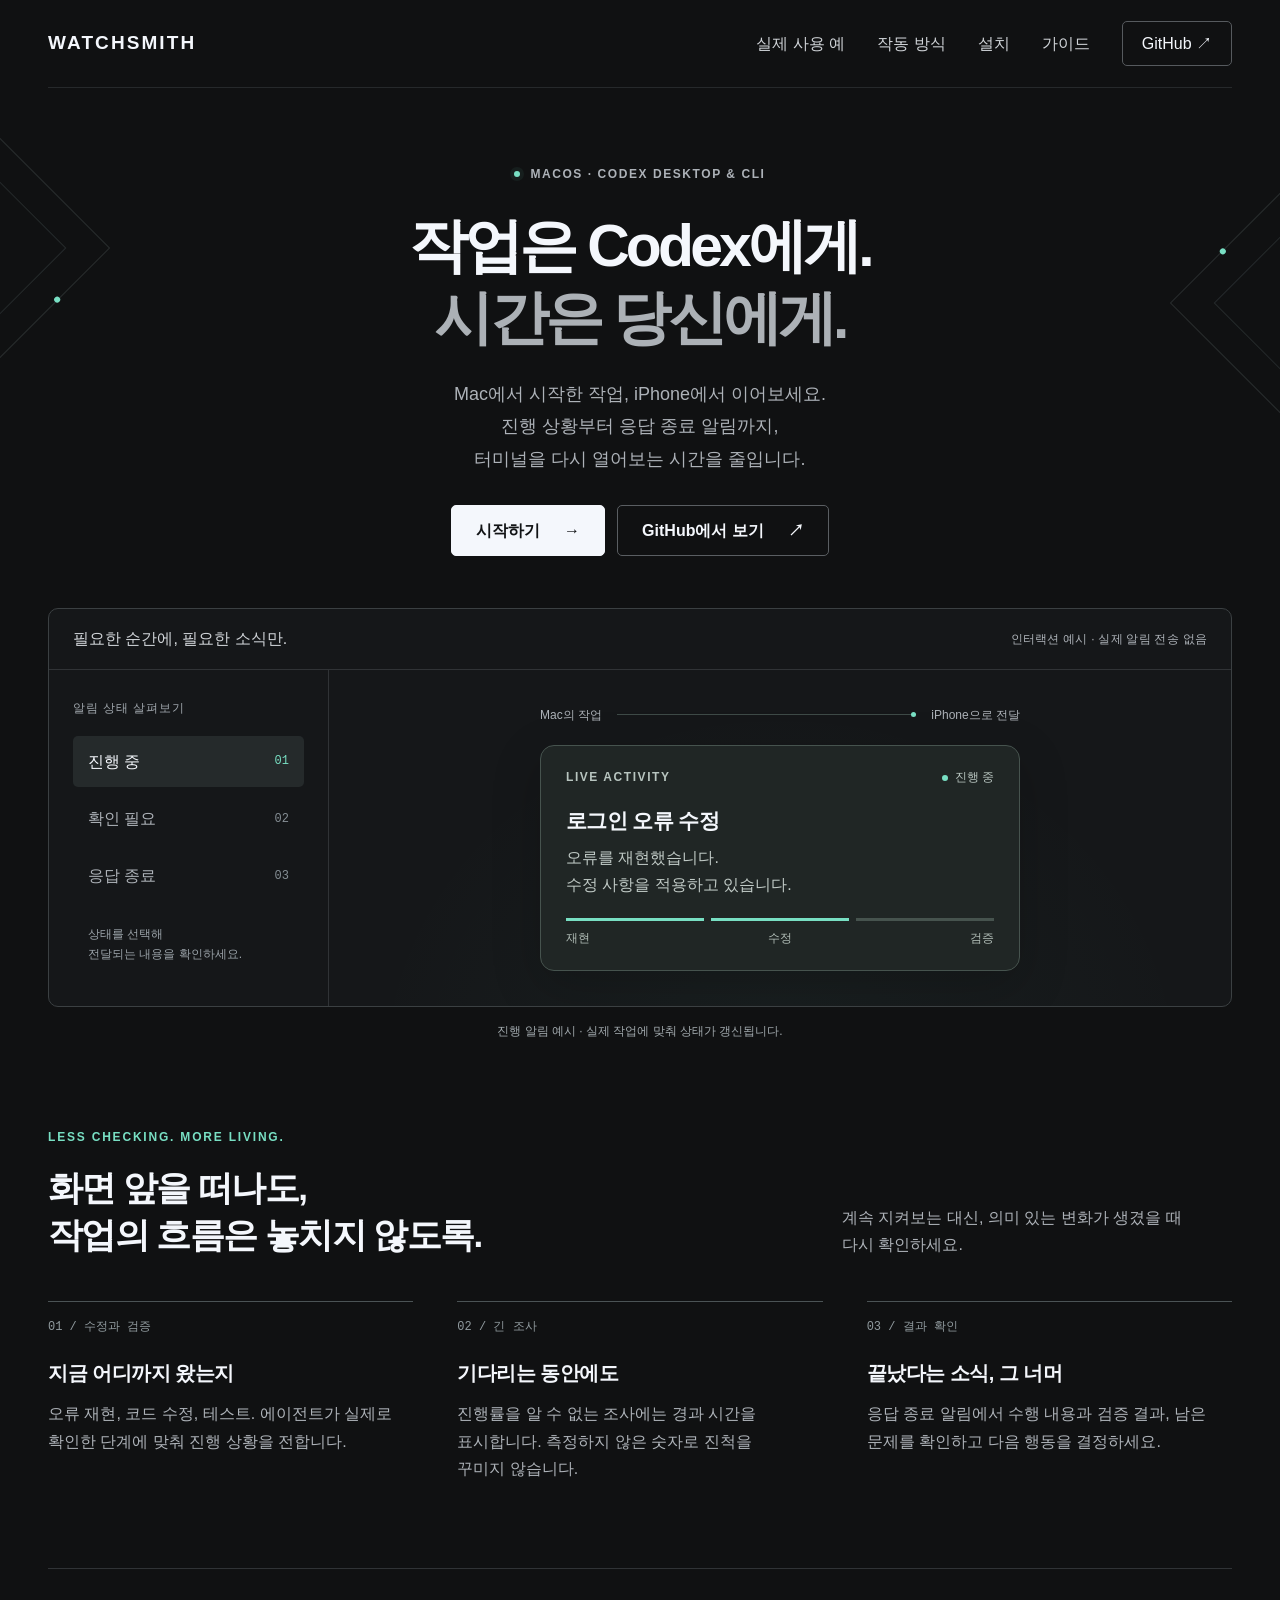
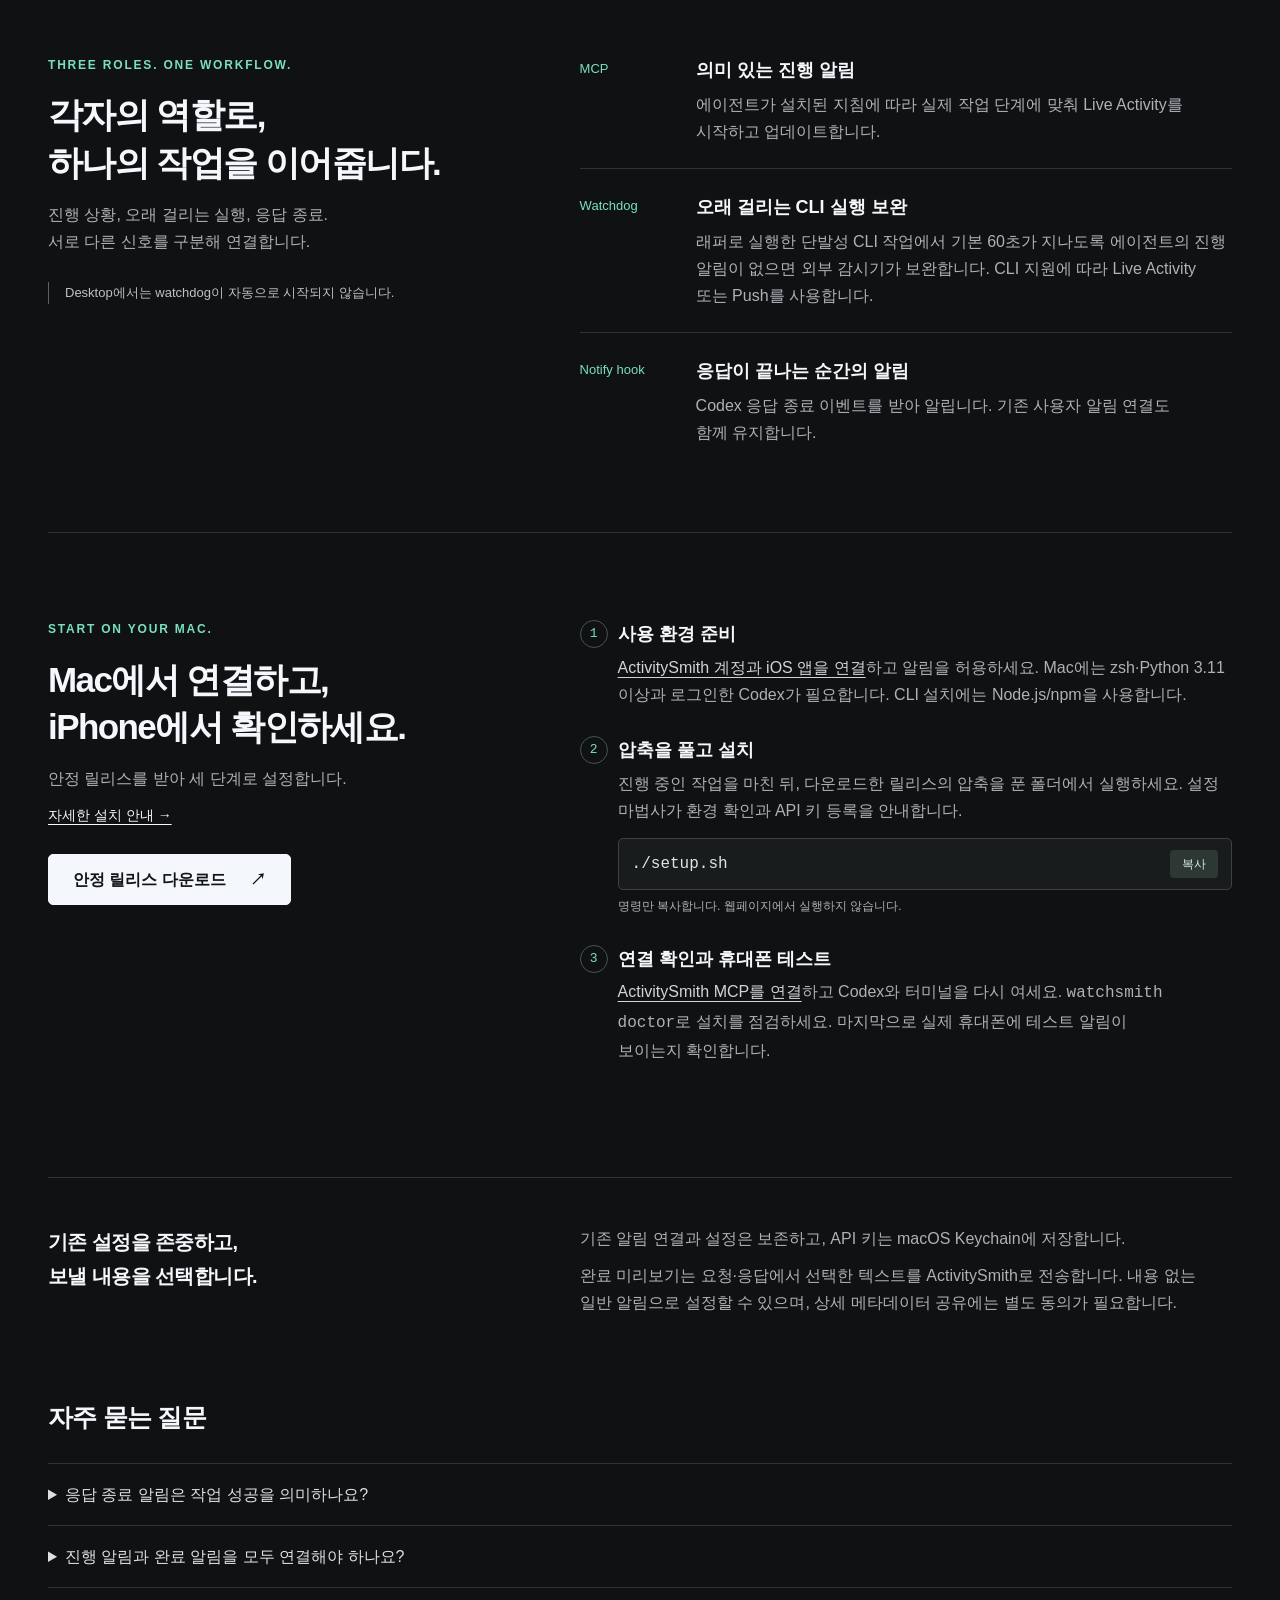
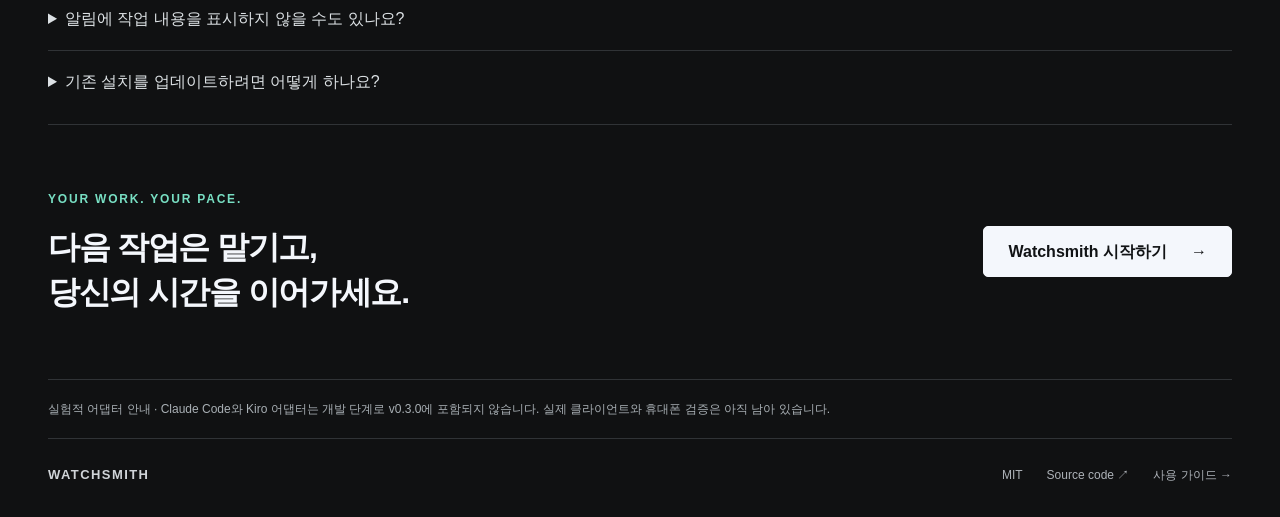
<file: landing/index.html>
<!doctype html>
<html lang="ko">
<head>
<meta charset="utf-8"><meta name="viewport" content="width=device-width, initial-scale=1">
<meta name="description" content="Codex 작업의 진행 상황과 응답 종료 알림을 iPhone에서 확인하세요. macOS용 Watchsmith의 설치 방법과 사용 예를 살펴보세요.">
<meta name="theme-color" content="#101112">
<meta property="og:title" content="Watchsmith — 작업은 Codex에게. 시간은 당신에게.">
<meta property="og:description" content="Mac에서 시작한 작업, iPhone에서 이어보세요. Codex의 진행 상황과 응답 종료 알림을 연결합니다.">
<meta property="og:type" content="website">
<title>Watchsmith — 작업은 Codex에게. 시간은 당신에게.</title>
<!-- Approved Signal direction, finalized 2026-09-28. Assumptions: no separate Watchsmith logo or real phone screenshot was supplied. Keep the repository's typographic identity. Notification UI below is an explicitly labeled local interaction example. Reinterpret Univer's centered graphite hero, precise borders, whitespace, and demonstration emphasis, without reproducing its product UI. No external assets, scripts, tracking, or notification requests. -->
<style>
:root{color-scheme:dark;--bg:#101112;--panel:#17191b;--line:#303336;--text:#f4f7fc;--muted:#adb2b8;--mint:#78dfc3;--soft:#d0d4d8}*{box-sizing:border-box}html{scroll-behavior:smooth;scroll-padding-top:36px}body{margin:0;background:var(--bg);color:var(--text);font:16px/1.7 "Apple SD Gothic Neo","Noto Sans KR","Malgun Gothic",sans-serif;word-break:keep-all}a{color:inherit;text-decoration:none}button{font:inherit;cursor:pointer}button,a,summary{touch-action:manipulation}a:focus-visible,button:focus-visible,summary:focus-visible{outline:2px solid var(--mint);outline-offset:6px}button:disabled{cursor:default}p,h1,h2,h3{margin:0}p{text-wrap:pretty}.wrap{max-width:1200px;width:calc(100% - 96px);margin:auto}.nav{height:88px;display:flex;align-items:center;justify-content:space-between;border-bottom:1px solid #26292b}.wordmark{font-size:19px;letter-spacing:.11em;font-weight:800}.nav nav{display:flex;align-items:center;gap:32px;color:var(--soft);font-size:16px}.nav nav a:hover,.footer a:hover{color:var(--mint)}.nav .navcta{padding:8px 19px;border:1px solid #565a5e;border-radius:5px;color:var(--text)}.hero{position:relative;text-align:center;padding:76px 0 52px;overflow:hidden}.eyebrow{font-size:12px;letter-spacing:.13em;font-weight:600;color:var(--muted);text-transform:uppercase;display:flex;gap:10px;align-items:center;justify-content:center}.signal{width:6px;height:6px;border-radius:50%;background:var(--mint);box-shadow:0 0 0 4px #78dfc310}.hero h1{font-size:clamp(38px,4.6vw,66px);line-height:1.22;letter-spacing:-.065em;margin:26px 0 24px;font-weight:700}.hero h1 span{color:#acb1b6}.hero .intro{color:var(--muted);font-size:18px;line-height:1.8;max-width:620px;margin:auto}.actions{display:flex;gap:12px;justify-content:center;margin-top:30px}.button{padding:11px 24px;border:1px solid #5a5e62;display:inline-flex;align-items:center;justify-content:center;gap:24px;border-radius:5px;font-size:16px;font-weight:600;background:transparent;color:var(--text);transition:background .15s,transform .15s}.button:hover{background:#272a2c;transform:translateY(-2px)}.button.primary{background:#f4f7fc;border-color:#f4f7fc;color:#111315}.button.primary:hover{background:#dfe6e8}.motif{position:absolute;top:75px;width:170px;height:170px;border:1px solid #282c2d;transform:rotate(45deg);pointer-events:none}.motif:after{content:"";position:absolute;inset:30px;border:1px solid #252a2b}.motif:before{content:"";position:absolute;width:6px;height:6px;background:var(--mint);right:-3px;top:70px;border-radius:50%}.motif.left{left:-95px}.motif.right{right:-95px;top:130px;transform:rotate(225deg)}.demo{border:1px solid #3b4042;border-radius:10px;background:#151719;overflow:hidden}.demo-head{display:flex;align-items:center;justify-content:space-between;border-bottom:1px solid var(--line);padding:16px 24px;font-size:13px;color:var(--muted)}.demo-head strong{font-weight:500;color:var(--soft);font-size:16px}.example-badge{font-size:12px;letter-spacing:.02em}.demo-body{display:grid;grid-template-columns:280px 1fr;min-height:320px}.demo-menu{padding:28px 24px;border-right:1px solid var(--line)}.menu-title{font-size:12px;letter-spacing:.08em;color:#a0a7ad;margin-bottom:18px}.stage{width:100%;display:flex;justify-content:space-between;align-items:center;border:0;background:transparent;color:var(--muted);padding:12px 15px;margin-bottom:6px;text-align:left;border-radius:5px;font-size:16px}.stage[aria-pressed=true]{background:#252a2b;color:var(--text)}.stage[aria-pressed=true] .num{color:var(--mint)}.stage:hover{background:#202527}.num{font-family:monospace;font-size:12px;color:#858e94}.local{font-size:12px;color:#9aa2a8;margin:22px 15px 0;line-height:1.7}.demo-stage{position:relative;padding:35px 50px;display:flex;flex-direction:column;justify-content:center;align-items:center;background:radial-gradient(ellipse at 50% 120%,#78dfc30b,transparent 65%)}.route{display:flex;align-items:center;gap:15px;width:100%;max-width:480px;color:var(--muted);font-size:12px;margin-bottom:20px}.route-line{height:1px;flex:1;background:#3d4946;position:relative}.route-line:after{content:"";width:5px;height:5px;position:absolute;right:0;top:-2px;background:var(--mint);border-radius:50%}.notification{width:100%;max-width:480px;border:1px solid #46534e;background:#202625;border-radius:14px;padding:21px 25px;box-shadow:0 15px 50px #00000030}.notification-head{display:flex;justify-content:space-between;align-items:center;font-size:12px;color:#b8c5c0}.notification-head strong{font-size:12px;letter-spacing:.13em;font-weight:600}.state-dot{display:inline-block;width:6px;height:6px;background:var(--mint);border-radius:50%;margin-right:7px}.notification h3{font-size:21px;letter-spacing:-.03em;margin:16px 0 5px}.notification p{font-size:16px;color:#c0cac6;line-height:1.7}.steps{display:flex;gap:7px;margin-top:20px}.step-part{height:3px;background:#46534e;flex:1}.step-part.filled{background:var(--mint)}.step-labels{display:flex;justify-content:space-between;font-size:12px;margin-top:7px;color:#b1bdb7}.demo-caption{font-size:12px;color:#a0a8ac;margin:14px 0 0;text-align:center}.section{padding:86px 0;border-bottom:1px solid var(--line)}.section-label{font-size:12px;letter-spacing:.15em;color:var(--mint);margin-bottom:16px;font-weight:600}.section h2{font-size:35px;line-height:1.35;letter-spacing:-.045em;font-weight:600}.section-intro{color:var(--muted);margin-top:15px;max-width:550px}.use-heading{display:flex;justify-content:space-between;align-items:flex-end;gap:30px}.use-heading .section-intro{max-width:390px}.uses{display:grid;grid-template-columns:repeat(3,1fr);gap:44px;margin-top:43px}.use-no{font-size:12px;color:#919b9f;font-family:monospace;padding-top:15px;border-top:1px solid #4b5355;margin-bottom:19px}.uses h3{font-size:20px;letter-spacing:-.025em;font-weight:600;margin-bottom:10px}.uses p{font-size:16px;color:var(--muted)}.mechanism{display:grid;grid-template-columns:.88fr 1.3fr;gap:90px}.systems{display:grid;gap:0}.system{display:grid;grid-template-columns:90px 1fr;gap:26px;border-bottom:1px solid var(--line);padding:23px 0}.system:first-child{padding-top:0}.system:last-child{border:0;padding-bottom:0}.system-kind{font-size:13px;color:var(--mint);padding-top:3px}.system h3{font-size:18px;font-weight:600;margin-bottom:5px}.system p{font-size:16px;color:var(--muted)}.desktop-note{font-size:13px;color:#bbc1c5;border-left:1px solid #596462;padding-left:16px;margin-top:27px}.setup{display:grid;grid-template-columns:.88fr 1.3fr;gap:90px}.install-steps{counter-reset:setup}.install-step{position:relative;padding:0 0 27px 38px}.install-step:before{counter-increment:setup;content:counter(setup);position:absolute;left:0;top:1px;color:var(--mint);font:13px/26px monospace;border:1px solid #455650;border-radius:50%;height:26px;width:26px;text-align:center}.install-step h3{font-size:18px;margin-bottom:4px;font-weight:600}.install-step p{font-size:16px;color:var(--muted)}.install-step a{text-decoration:underline;text-underline-offset:4px;color:var(--soft)}.command{display:flex;justify-content:space-between;align-items:center;border:1px solid #3a4243;background:#181c1c;border-radius:5px;margin-top:14px;padding:11px 13px;gap:16px}.command code{font-size:16px;color:#dae9e2}.copy{border:0;background:#2d3733;color:#d6e9df;border-radius:4px;padding:4px 12px;font-size:12px}.command-note{font-size:12px!important;margin-top:6px}.setup .button{margin-top:26px}.privacy{display:grid;grid-template-columns:.88fr 1.3fr;gap:90px;padding:47px 0}.privacy h2{font-size:20px;letter-spacing:-.03em;font-weight:600}.privacy p{font-size:16px;color:var(--muted)}.privacy p+p{margin-top:10px}details{border-top:1px solid var(--line);padding:17px 0;font-size:16px}summary{cursor:pointer;color:#dce1e4}details p{padding:12px 0 0;max-width:800px;color:var(--muted)}.experimental{font-size:12px;line-height:1.7;color:#a9b0b5;border-top:1px solid var(--line);padding:19px 0}.footer{border-top:1px solid var(--line);padding:25px 0 35px;display:flex;justify-content:space-between;align-items:center;color:var(--muted);font-size:12px}.footer .wordmark{font-size:13px;color:var(--soft)}.footer-links{display:flex;gap:24px}.skip{position:absolute;left:-999px;top:10px;padding:10px;background:white;color:black;z-index:10}.skip:focus{left:10px}@media(min-width:1500px){.motif.left{left:calc(50% - 790px)}.motif.right{right:calc(50% - 790px)}}@media(max-width:900px){.wrap{width:calc(100% - 48px)}.nav nav{gap:18px}.demo-body{grid-template-columns:220px 1fr}.demo-stage{padding:30px}.mechanism,.setup,.privacy{gap:44px;grid-template-columns:.8fr 1.2fr}.uses{gap:24px}.hero h1{font-size:54px}.hero{padding-top:60px}.use-heading{align-items:flex-start;flex-direction:column;gap:0}}@media(max-width:620px){.wrap{width:calc(100% - 36px)}.nav{height:70px}.nav nav{gap:0}.nav nav a:not(.navcta){display:none}.nav .navcta{font-size:12px;padding:6px 14px}.wordmark{font-size:16px}.hero{padding:55px 0 38px}.hero h1{font-size:39px;line-height:1.3;letter-spacing:-.065em;margin:25px 0 20px}.hero .intro{font-size:16px;padding:0 17px}.eyebrow{font-size:12px;letter-spacing:.08em}.hero .intro br{display:none}.actions{gap:8px;margin-top:25px}.button{padding:10px 17px;font-size:13px;gap:15px}.motif{display:none}.demo-head{padding:13px 16px;align-items:flex-start;gap:10px}.demo-head strong{font-size:12px}.example-badge{font-size:12px;text-align:right;max-width:150px}.demo-body{display:flex;flex-direction:column;min-height:0}.demo-menu{padding:12px;border-right:0;border-bottom:1px solid var(--line);display:flex;gap:4px}.menu-title,.local,.stage .num{display:none}.stage{font-size:12px;text-align:center;justify-content:center;padding:8px 7px;margin:0}.demo-stage{padding:22px 17px 25px}.route{font-size:12px;gap:10px;margin-bottom:16px}.notification{padding:17px 18px;border-radius:10px}.notification h3{font-size:20px;margin-top:14px}.notification p{font-size:16px}.notification-head{font-size:12px}.notification-head strong{font-size:12px}.demo-caption{font-size:12px;margin:11px 10px 0}.section{padding:54px 0}.section h2{font-size:29px}.section-intro{font-size:16px}.uses{grid-template-columns:1fr;gap:27px;margin-top:30px}.use-no{margin-bottom:12px}.uses h3{font-size:20px}.mechanism,.setup,.privacy{grid-template-columns:1fr;gap:31px}.system{grid-template-columns:72px 1fr;gap:15px;padding:20px 0}.system p{font-size:16px}.system-kind{font-size:12px}.section-label{font-size:12px;margin-bottom:13px}.setup .button{margin-top:19px}.privacy{padding:34px 0;gap:14px}.install-step{padding-left:37px}.footer{align-items:flex-start;gap:16px;flex-direction:column}.footer-links{gap:22px}.experimental{font-size:12px}.desktop-note{font-size:13px}}@media(prefers-reduced-motion:reduce){html{scroll-behavior:auto}*,*:before,*:after{transition:none!important;animation:none!important}}

.menu-toggle{display:none}.text-link{color:var(--text);text-decoration:underline;text-underline-offset:4px}.section-intro .text-link{display:block;margin-top:12px;font-size:14px}.closing{display:flex;align-items:center;justify-content:space-between;gap:30px;border-top:1px solid var(--line);padding:64px 0}.closing h2{font-size:32px;line-height:1.4;letter-spacing:-.04em}.notification{min-height:210px}.notification[data-mode="complete"]{border-color:#66857a}.notification[data-mode="blocked"]{border-color:#8b775b}code{overflow-wrap:anywhere}[hidden]{display:none!important}
@media(max-width:620px){.nav{position:relative}.menu-toggle{display:flex;align-items:center;gap:20px;border:1px solid #565a5e;border-radius:5px;background:transparent;color:var(--text);padding:8px 13px;font-size:14px;min-height:44px}.nav nav{display:none;position:absolute;z-index:5;top:63px;right:0;min-width:210px;background:#1b1e20;border:1px solid #454b4d;border-radius:8px;padding:10px;box-shadow:0 18px 50px #0008}.nav nav[data-open="true"]{display:flex;flex-direction:column;align-items:stretch;gap:0}.nav nav a:not(.navcta){display:block}.nav nav a,.nav .navcta{padding:12px 15px;font-size:15px;border:0}.stage{min-height:44px;font-size:14px}.copy{min-height:44px;min-width:60px;font-size:14px}.closing{flex-direction:column;align-items:flex-start;padding:44px 0}.closing h2{font-size:28px}.hero h1{font-size:clamp(31px,9.7vw,39px)}.notification{min-height:210px}.button{min-height:44px}.footer-links a{padding:10px 0}.hero .intro{padding:0}.example-badge{font-size:12px}.demo-head{flex-wrap:wrap}.example-badge{max-width:none}}
.faq-title{font-size:25px;letter-spacing:-.03em;margin:12px 0 25px}#faq{padding:20px 0 12px}#faq .text-link{display:block;width:fit-content;margin-top:12px}
</style>
</head>
<body id="top">
<a class="skip" href="#main">본문으로 건너뛰기</a>
<header class="wrap nav"><a class="wordmark" href="#top" aria-label="Watchsmith 홈">WATCHSMITH</a><button class="menu-toggle" aria-expanded="false" aria-controls="primary-nav">메뉴 <span aria-hidden="true">＋</span></button><nav id="primary-nav" aria-label="주 메뉴"><a href="#usecases">실제 사용 예</a><a href="#how">작동 방식</a><a href="#setup">설치</a><a href="guides/index.html">가이드</a><a class="navcta" href="https://github.com/GrooshBene/codex-watchsmith">GitHub ↗</a></nav></header>
<main id="main">
<section class="hero" aria-labelledby="hero-title"><div class="motif left" aria-hidden="true"></div><div class="motif right" aria-hidden="true"></div><div class="wrap"><div class="eyebrow"><i class="signal" aria-hidden="true"></i> macOS · Codex Desktop &amp; CLI</div><h1 id="hero-title">작업은 Codex에게.<br><span>시간은 당신에게.</span></h1><p class="intro">Mac에서 시작한 작업, iPhone에서 이어보세요.<br>진행 상황부터 응답 종료 알림까지,<br>터미널을 다시 열어보는 시간을 줄입니다.</p><div class="actions"><a class="button primary" href="#setup">시작하기 <span aria-hidden="true">→</span></a><a class="button" href="https://github.com/GrooshBene/codex-watchsmith">GitHub에서 보기 <span aria-hidden="true">↗</span></a></div></div></section>
<div class="wrap">
<section class="demo" aria-label="알림 상태 인터랙션 예시"><div class="demo-head"><strong>필요한 순간에, 필요한 소식만.</strong><span class="example-badge">인터랙션 예시 · 실제 알림 전송 없음</span></div><div class="demo-body"><div class="demo-menu"><div class="menu-title">알림 상태 살펴보기</div><button class="stage" aria-pressed="true" data-state="progress">진행 중 <span class="num">01</span></button><button class="stage" aria-pressed="false" data-state="blocked">확인 필요 <span class="num">02</span></button><button class="stage" aria-pressed="false" data-state="complete">응답 종료 <span class="num">03</span></button><p class="local">상태를 선택해<br>전달되는 내용을 확인하세요.</p></div><div class="demo-stage"><div class="route"><span>Mac의 작업</span><span class="route-line" aria-hidden="true"></span><span>iPhone으로 전달</span></div><div class="notification" aria-live="polite" aria-atomic="true"><div class="notification-head"><strong id="sample-kind">LIVE ACTIVITY</strong><span id="status"><i class="state-dot" aria-hidden="true"></i>진행 중</span></div><h3>로그인 오류 수정</h3><p id="sample-text">오류를 재현했습니다.<br>수정 사항을 적용하고 있습니다.</p><div class="steps" aria-hidden="true"><div class="step-part filled"></div><div class="step-part filled"></div><div class="step-part"></div></div><div class="step-labels"><span>재현</span><span>수정</span><span>검증</span></div></div></div></div></section><p class="demo-caption" id="sample-caption">진행 알림 예시 · 실제 작업에 맞춰 상태가 갱신됩니다.</p><noscript><p class="demo-caption">알림 상태 전환과 명령 복사에는 JavaScript가 필요합니다. 설치 안내와 문서는 그대로 볼 수 있습니다.</p></noscript>
<section class="section" id="usecases"><div class="use-heading"><div><div class="section-label">LESS CHECKING. MORE LIVING.</div><h2>화면 앞을 떠나도,<br>작업의 흐름은 놓치지 않도록.</h2></div><p class="section-intro">계속 지켜보는 대신, 의미 있는 변화가 생겼을 때 다시 확인하세요.</p></div><div class="uses"><article><div class="use-no">01 / 수정과 검증</div><h3>지금 어디까지 왔는지</h3><p>오류 재현, 코드 수정, 테스트. 에이전트가 실제로 확인한 단계에 맞춰 진행 상황을 전합니다.</p></article><article><div class="use-no">02 / 긴 조사</div><h3>기다리는 동안에도</h3><p>진행률을 알 수 없는 조사에는 경과 시간을 표시합니다. 측정하지 않은 숫자로 진척을 꾸미지 않습니다.</p></article><article><div class="use-no">03 / 결과 확인</div><h3>끝났다는 소식, 그 너머</h3><p>응답 종료 알림에서 수행 내용과 검증 결과, 남은 문제를 확인하고 다음 행동을 결정하세요.</p></article></div></section>
<section class="section mechanism" id="how"><div><div class="section-label">THREE ROLES. ONE WORKFLOW.</div><h2>각자의 역할로,<br>하나의 작업을 이어줍니다.</h2><p class="section-intro">진행 상황, 오래 걸리는 실행, 응답 종료.<br>서로 다른 신호를 구분해 연결합니다.</p><p class="desktop-note">Desktop에서는 watchdog이 자동으로 시작되지 않습니다.</p></div><div class="systems"><article class="system"><div class="system-kind">MCP</div><div><h3>의미 있는 진행 알림</h3><p>에이전트가 설치된 지침에 따라 실제 작업 단계에 맞춰 Live Activity를 시작하고 업데이트합니다.</p></div></article><article class="system"><div class="system-kind">Watchdog</div><div><h3>오래 걸리는 CLI 실행 보완</h3><p>래퍼로 실행한 단발성 CLI 작업에서 기본 60초가 지나도록 에이전트의 진행 알림이 없으면 외부 감시기가 보완합니다. CLI 지원에 따라 Live Activity 또는 Push를 사용합니다.</p></div></article><article class="system"><div class="system-kind">Notify hook</div><div><h3>응답이 끝나는 순간의 알림</h3><p>Codex 응답 종료 이벤트를 받아 알립니다. 기존 사용자 알림 연결도 함께 유지합니다.</p></div></article></div></section>
<section class="section setup" id="setup"><div><div class="section-label">START ON YOUR MAC.</div><h2>Mac에서 연결하고,<br>iPhone에서 확인하세요.</h2><p class="section-intro">안정 릴리스를 받아 세 단계로 설정합니다. <a class="text-link" href="guides/setup.html">자세한 설치 안내 →</a></p><a class="button primary" href="https://github.com/GrooshBene/codex-watchsmith/releases/latest">안정 릴리스 다운로드 <span aria-hidden="true">↗</span></a></div><div class="install-steps"><article class="install-step"><h3>사용 환경 준비</h3><p><a href="https://activitysmith.com/quickstart">ActivitySmith 계정과 iOS 앱을 연결</a>하고 알림을 허용하세요. Mac에는 zsh·Python 3.11 이상과 로그인한 Codex가 필요합니다. CLI 설치에는 Node.js/npm을 사용합니다.</p></article><article class="install-step"><h3>압축을 풀고 설치</h3><p>진행 중인 작업을 마친 뒤, 다운로드한 릴리스의 압축을 푼 폴더에서 실행하세요. 설정 마법사가 환경 확인과 API 키 등록을 안내합니다.</p><div class="command"><code>./setup.sh</code><button class="copy" id="copy" aria-label="설치 명령 복사">복사</button></div><p class="command-note" id="copy-status" aria-live="polite">명령만 복사합니다. 웹페이지에서 실행하지 않습니다.</p></article><article class="install-step"><h3>연결 확인과 휴대폰 테스트</h3><p><a href="https://activitysmith.com/integrations/mcp-server">ActivitySmith MCP를 연결</a>하고 Codex와 터미널을 다시 여세요. <code>watchsmith doctor</code>로 설치를 점검하세요. 마지막으로 실제 휴대폰에 테스트 알림이 보이는지 확인합니다.</p></article></div></section>
<section class="privacy" aria-labelledby="privacy-title"><h2 id="privacy-title">기존 설정을 존중하고,<br>보낼 내용을 선택합니다.</h2><div><p>기존 알림 연결과 설정은 보존하고, API 키는 macOS Keychain에 저장합니다.</p><p>완료 미리보기는 요청·응답에서 선택한 텍스트를 ActivitySmith로 전송합니다. 내용 없는 일반 알림으로 설정할 수 있으며, 상세 메타데이터 공유에는 별도 동의가 필요합니다.</p></div></section>
<section id="faq" aria-labelledby="faq-title"><h2 id="faq-title" class="faq-title">자주 묻는 질문</h2><details><summary>응답 종료 알림은 작업 성공을 의미하나요?</summary><p>아닙니다. 응답 종료는 에이전트의 이번 응답이 끝났다는 뜻입니다. 작업 성공 여부는 실제 검증 결과와 남은 문제를 함께 확인해야 합니다. 서버가 알림 전송을 수락했다는 사실도 휴대폰 화면에 표시됐다는 증거는 아닙니다. <a class="text-link" href="guides/notifications.html#meaning">응답 종료와 작업 성공 알아보기 →</a></p></details>
<details><summary>진행 알림과 완료 알림을 모두 연결해야 하나요?</summary><p>진행 상황은 ActivitySmith MCP로, 완료 Push와 CLI 감시는 API 키로 연결합니다. 두 인증은 별개입니다. MCP 없이도 완료 Push와 CLI 감시는 사용할 수 있습니다. <a class="text-link" href="guides/setup.html#connections">연결 방식과 설정 순서 →</a></p></details>
<details><summary>알림에 작업 내용을 표시하지 않을 수도 있나요?</summary><p>가능합니다. 완료 알림을 보내는 실행 환경에 <code>WATCHSMITH_COMPLETION_PREVIEW=0</code>을 설정하면 내용 없는 일반 알림을 보냅니다. <a class="text-link" href="guides/notifications.html#neutral">공유 범위와 설정 방법 →</a></p></details>
<details><summary>기존 설치를 업데이트하려면 어떻게 하나요?</summary><p><code>watchsmith update --check</code>로 먼저 확인하세요. 진행 중인 작업을 마치고 영향을 받는 클라이언트를 닫은 뒤 업데이트합니다. <a class="text-link" href="guides/updates.html">업데이트·복구 안내 →</a></p></details>
</section><section class="closing" aria-labelledby="closing-title"><div><p class="section-label">YOUR WORK. YOUR PACE.</p><h2 id="closing-title">다음 작업은 맡기고,<br>당신의 시간을 이어가세요.</h2></div><a class="button primary" href="#setup">Watchsmith 시작하기 <span aria-hidden="true">→</span></a></section>
<p class="experimental">실험적 어댑터 안내 · Claude Code와 Kiro 어댑터는 개발 단계로 v0.3.0에 포함되지 않습니다. 실제 클라이언트와 휴대폰 검증은 아직 남아 있습니다.</p>
<footer class="footer"><a class="wordmark" href="#top">WATCHSMITH</a><div class="footer-links"><a href="https://github.com/GrooshBene/codex-watchsmith/blob/main/LICENSE">MIT</a><a href="https://github.com/GrooshBene/codex-watchsmith">Source code ↗</a><a href="guides/index.html">사용 가이드 →</a></div></footer>
</div></main>
<script>
const states={progress:{status:'진행 중',text:'오류를 재현했습니다.<br>수정 사항을 적용하고 있습니다.',color:'#78dfc3',steps:2},blocked:{status:'확인 필요',text:'패키지 저장소에 연결할 수 없어<br>검증을 진행하지 못했습니다.',color:'#efc078',steps:2},complete:{status:'응답 종료',text:'테스트 12개 통과 (예시 수치).<br>배포는 수행하지 않았습니다.',color:'#78dfc3',steps:3}};
document.querySelectorAll('.stage').forEach(button=>button.addEventListener('click',()=>{const mode=button.dataset.state;const state=states[mode];document.querySelector('.notification').dataset.mode=mode;document.getElementById('sample-kind').textContent=mode==='complete'?'COMPLETION PUSH':'LIVE ACTIVITY';document.querySelector('.steps').hidden=mode==='complete';document.querySelector('.step-labels').hidden=mode==='complete';document.getElementById('sample-caption').textContent=mode==='complete'?'종료 Push 예시 · 응답 종료와 작업 성공은 다릅니다.':mode==='blocked'?'확인 필요 예시 · 기존 진행 카드의 상태를 갱신합니다.':'진행 알림 예시 · 실제 작업에 맞춰 상태가 갱신됩니다.';document.querySelectorAll('.stage').forEach(b=>b.setAttribute('aria-pressed',String(b===button)));document.getElementById('status').innerHTML='<i class="state-dot" aria-hidden="true" style="background:'+state.color+'"></i>'+state.status;document.getElementById('sample-text').innerHTML=state.text;document.querySelectorAll('.step-part').forEach((s,i)=>{s.classList.toggle('filled',i<state.steps);s.style.background=i<state.steps?state.color:''});}));
document.getElementById('copy').addEventListener('click',async()=>{let success=false;try{await navigator.clipboard.writeText('./setup.sh');success=true}catch(e){const input=document.createElement('textarea');input.value='./setup.sh';input.style.position='fixed';input.style.opacity='0';document.body.appendChild(input);input.select();try{success=document.execCommand('copy')}catch(ignore){}input.remove()}document.getElementById('copy').textContent=success?'복사됨':'다시 복사';document.getElementById('copy-status').textContent=success?'복사했습니다. 압축을 푼 릴리스 디렉터리에서 실행하세요.':'자동 복사가 지원되지 않습니다. 위의 명령을 직접 선택해 복사하세요.'});

const menuButton=document.querySelector('.menu-toggle');const primaryNav=document.getElementById('primary-nav');
function closeMenu(){menuButton.setAttribute('aria-expanded','false');primaryNav.dataset.open='false'}
menuButton.addEventListener('click',()=>{const open=menuButton.getAttribute('aria-expanded')!=='true';menuButton.setAttribute('aria-expanded',String(open));primaryNav.dataset.open=String(open)});
primaryNav.addEventListener('click',event=>{if(event.target.closest('a'))closeMenu()});
document.addEventListener('keydown',event=>{if(event.key==='Escape'&&menuButton.getAttribute('aria-expanded')==='true'){closeMenu();menuButton.focus()}});
document.addEventListener('click',event=>{if(!event.target.closest('.nav'))closeMenu()});
</script>
</body>
</html>
</file>
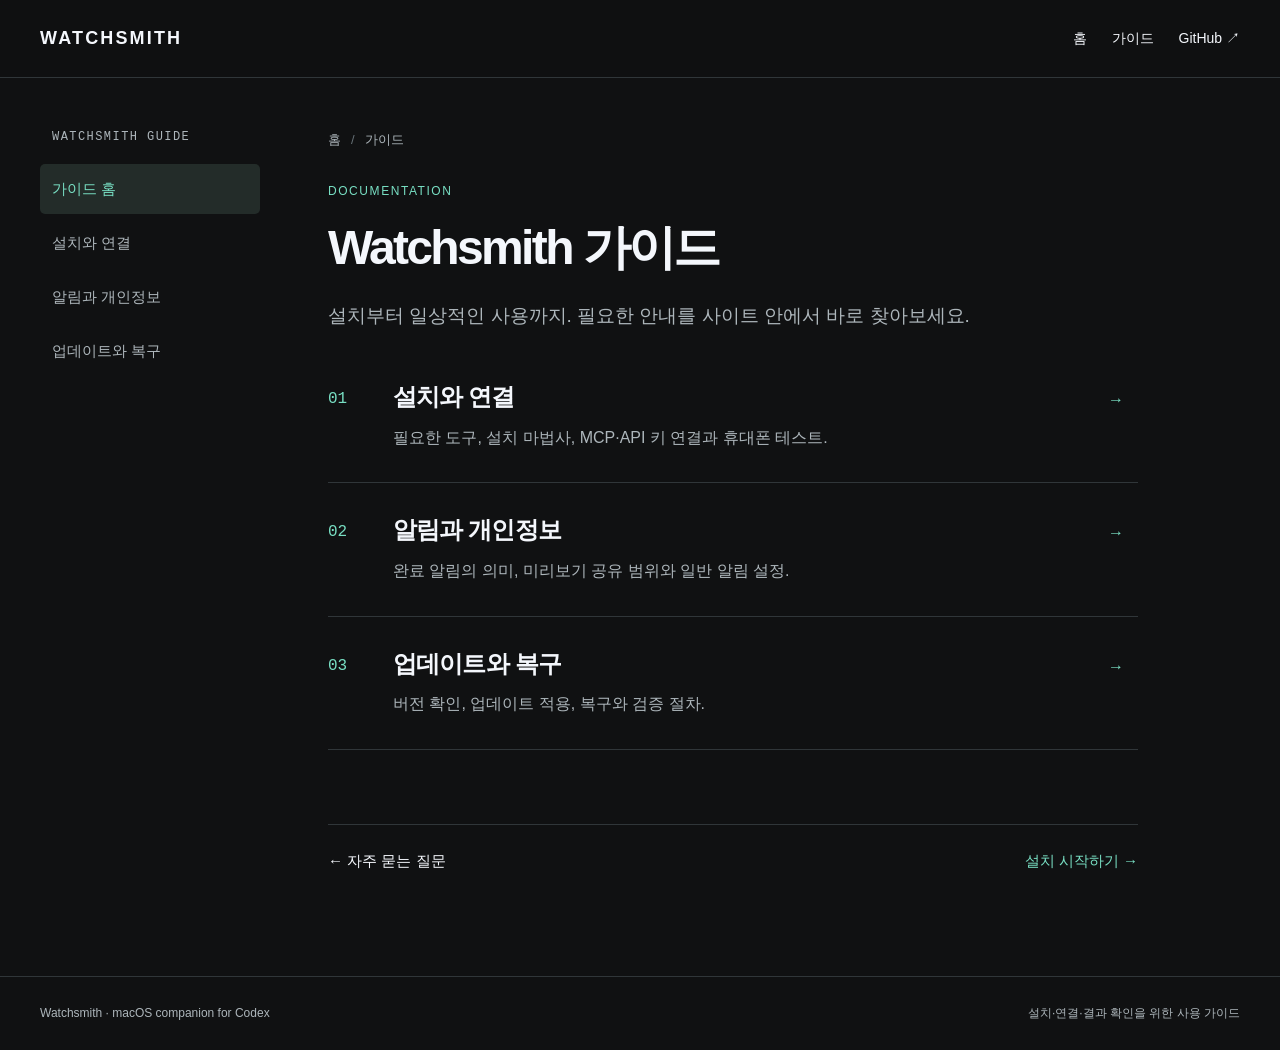
<file: landing/guides/index.html>
<!doctype html><html lang="ko"><head><meta charset="utf-8"><meta name="viewport" content="width=device-width,initial-scale=1"><meta name="theme-color" content="#101112"><meta name="description" content="설치부터 일상적인 사용까지. 필요한 안내를 사이트 안에서 바로 찾아보세요."><title>Watchsmith 가이드 — Watchsmith</title><link rel="stylesheet" href="guide.css"><script src="guide.js" defer></script></head><body><a class="skip" href="#content">본문으로 건너뛰기</a><header class="top"><div class="top-inner"><a class="brand" href="../index.html">WATCHSMITH</a><nav aria-label="주 메뉴"><a href="../index.html">홈</a><a href="index.html">가이드</a><a class="source" href="https://github.com/GrooshBene/codex-watchsmith">GitHub ↗</a></nav></div></header><div class="layout"><aside class="sidebar"><p>WATCHSMITH GUIDE</p><nav aria-label="가이드 목록"><a href="index.html" aria-current="page">가이드 홈</a><a href="setup.html">설치와 연결</a><a href="notifications.html">알림과 개인정보</a><a href="updates.html">업데이트와 복구</a></nav></aside><main class="article" id="content"><details class="mobile-nav"><summary>가이드 메뉴</summary><nav aria-label="모바일 가이드 목록"><a href="index.html" aria-current="page">가이드 홈</a><a href="setup.html">설치와 연결</a><a href="notifications.html">알림과 개인정보</a><a href="updates.html">업데이트와 복구</a></nav></details><div class="crumb"><a href="../index.html">홈</a><span>/</span><a href="index.html">가이드</a></div><p class="kicker">DOCUMENTATION</p><h1>Watchsmith 가이드</h1><p class="lead">설치부터 일상적인 사용까지. 필요한 안내를 사이트 안에서 바로 찾아보세요.</p><div class="guides-list"><a class="guide-card" href="setup.html"><span class="number">01</span><div><h2>설치와 연결</h2><p>필요한 도구, 설치 마법사, MCP·API 키 연결과 휴대폰 테스트.</p></div><span class="arrow" aria-hidden="true">→</span></a><a class="guide-card" href="notifications.html"><span class="number">02</span><div><h2>알림과 개인정보</h2><p>완료 알림의 의미, 미리보기 공유 범위와 일반 알림 설정.</p></div><span class="arrow" aria-hidden="true">→</span></a><a class="guide-card" href="updates.html"><span class="number">03</span><div><h2>업데이트와 복구</h2><p>버전 확인, 업데이트 적용, 복구와 검증 절차.</p></div><span class="arrow" aria-hidden="true">→</span></a></div><p class="copy-feedback" id="copy-feedback" role="status"></p><nav class="next" aria-label="다음 안내"><a href="../index.html#faq">← 자주 묻는 질문</a><a href="setup.html">설치 시작하기 →</a></nav></main></div><footer><span>Watchsmith · macOS companion for Codex</span><span>설치·연결·결과 확인을 위한 사용 가이드</span></footer></body></html>
</file>
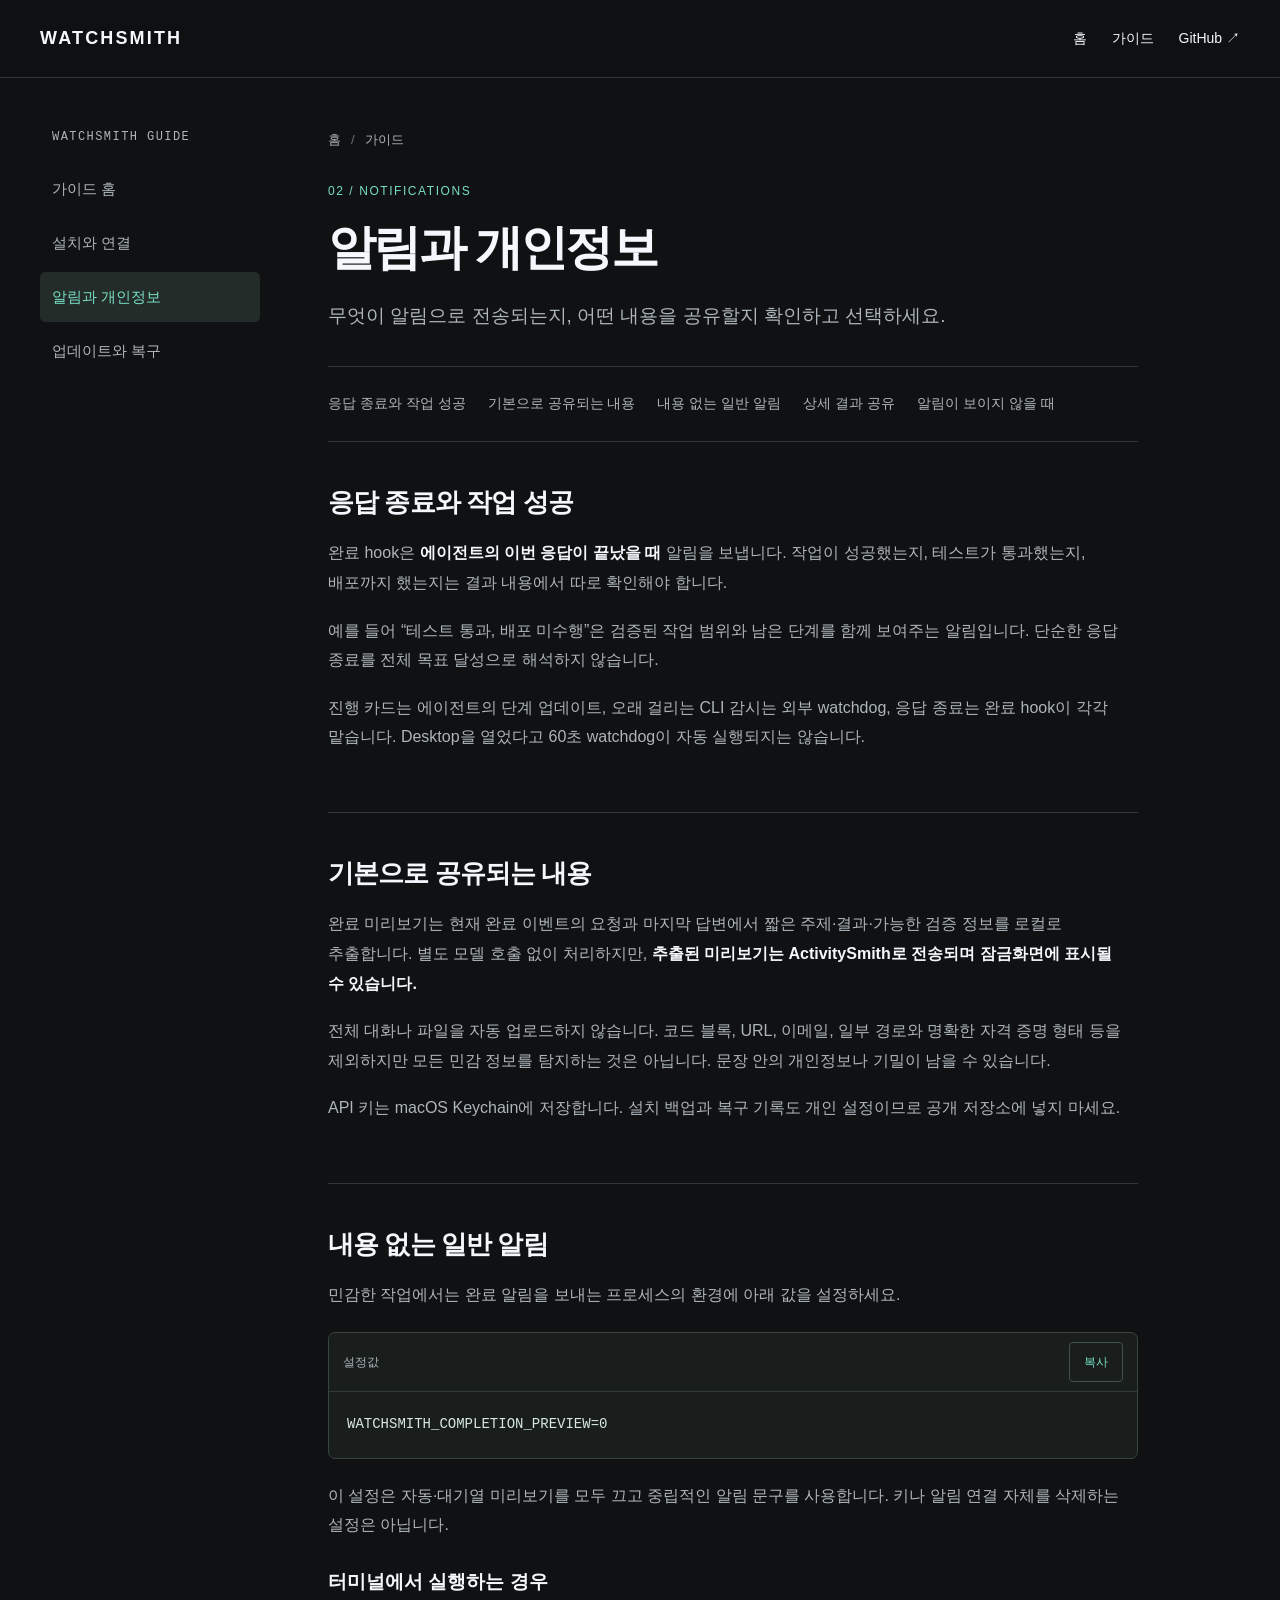
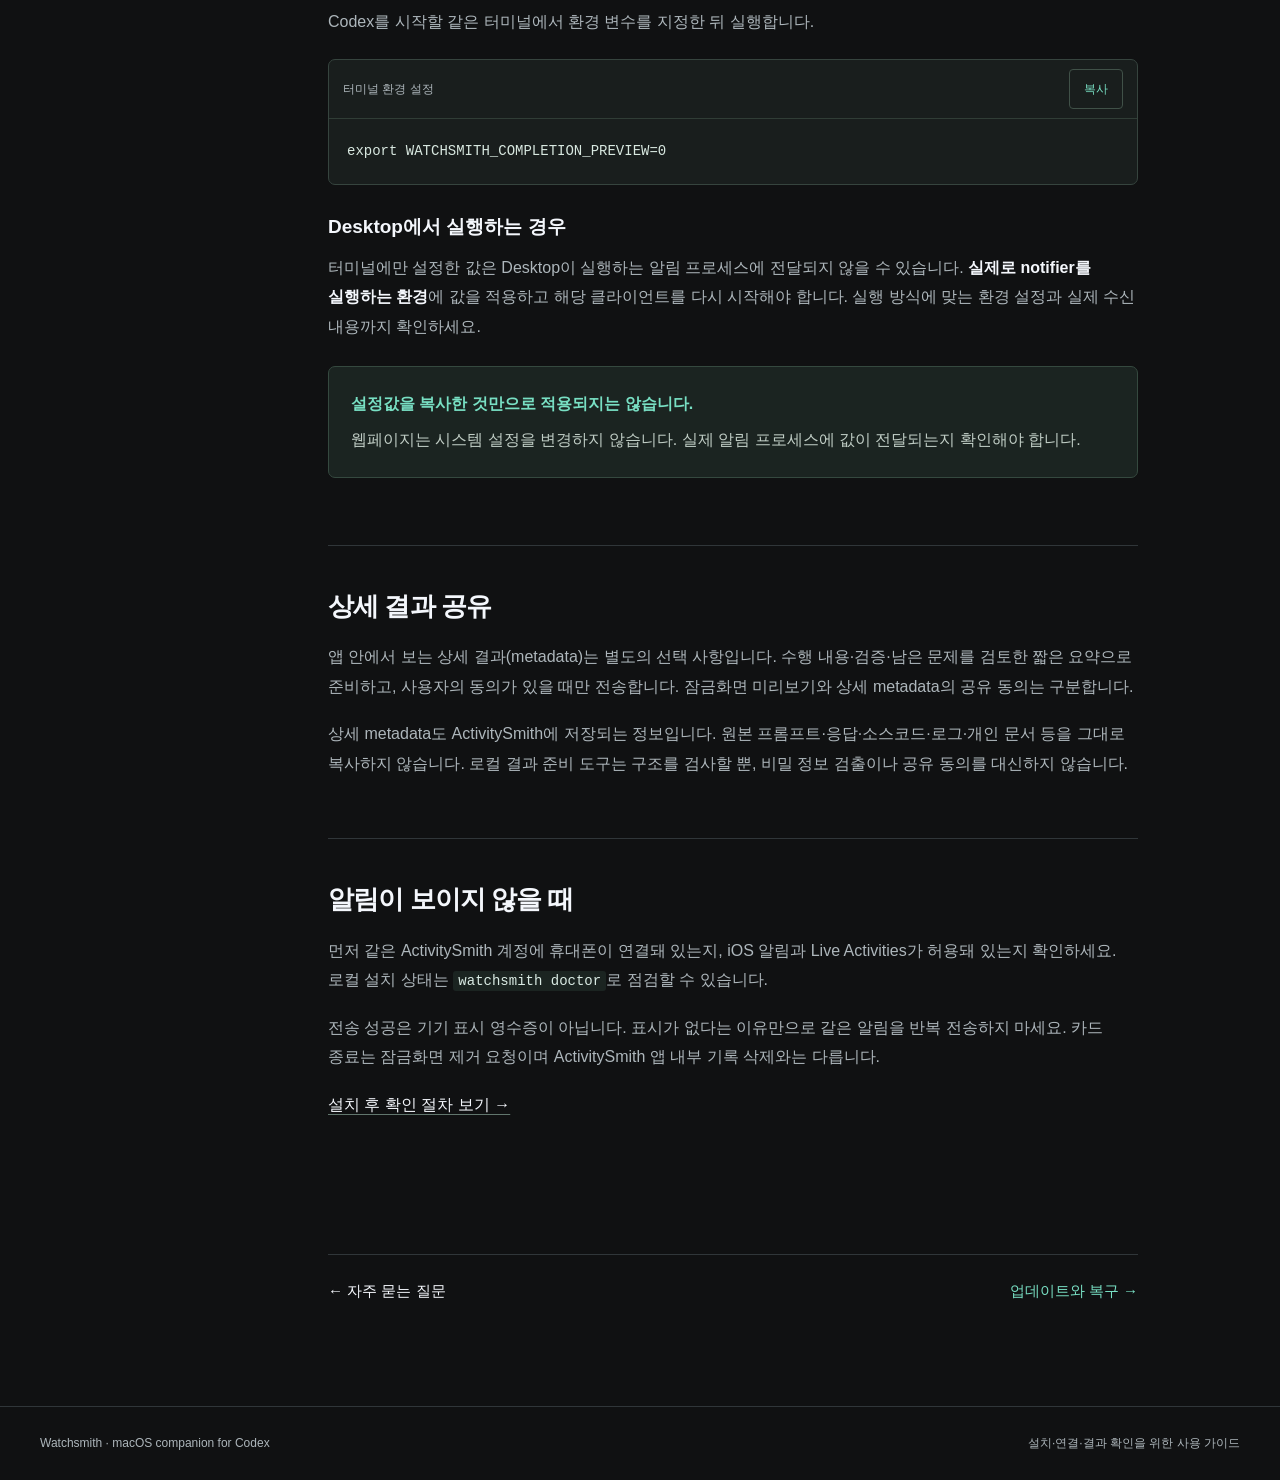
<file: landing/guides/notifications.html>
<!doctype html><html lang="ko"><head><meta charset="utf-8"><meta name="viewport" content="width=device-width,initial-scale=1"><meta name="theme-color" content="#101112"><meta name="description" content="무엇이 알림으로 전송되는지, 어떤 내용을 공유할지 확인하고 선택하세요."><title>알림과 개인정보 — Watchsmith</title><link rel="stylesheet" href="guide.css"><script src="guide.js" defer></script></head><body><a class="skip" href="#content">본문으로 건너뛰기</a><header class="top"><div class="top-inner"><a class="brand" href="../index.html">WATCHSMITH</a><nav aria-label="주 메뉴"><a href="../index.html">홈</a><a href="index.html">가이드</a><a class="source" href="https://github.com/GrooshBene/codex-watchsmith">GitHub ↗</a></nav></div></header><div class="layout"><aside class="sidebar"><p>WATCHSMITH GUIDE</p><nav aria-label="가이드 목록"><a href="index.html">가이드 홈</a><a href="setup.html">설치와 연결</a><a href="notifications.html" aria-current="page">알림과 개인정보</a><a href="updates.html">업데이트와 복구</a></nav></aside><main class="article" id="content"><details class="mobile-nav"><summary>가이드 메뉴</summary><nav aria-label="모바일 가이드 목록"><a href="index.html">가이드 홈</a><a href="setup.html">설치와 연결</a><a href="notifications.html" aria-current="page">알림과 개인정보</a><a href="updates.html">업데이트와 복구</a></nav></details><div class="crumb"><a href="../index.html">홈</a><span>/</span><a href="index.html">가이드</a></div><p class="kicker">02 / NOTIFICATIONS</p><h1>알림과 개인정보</h1><p class="lead">무엇이 알림으로 전송되는지, 어떤 내용을 공유할지 확인하고 선택하세요.</p><nav class="toc" aria-label="이 페이지 목차"><a href="#meaning">응답 종료와 작업 성공</a><a href="#sharing">기본으로 공유되는 내용</a><a href="#neutral">내용 없는 일반 알림</a><a href="#details">상세 결과 공유</a><a href="#delivery">알림이 보이지 않을 때</a></nav><section id="meaning"><h2>응답 종료와 작업 성공</h2><p>완료 hook은 <strong>에이전트의 이번 응답이 끝났을 때</strong> 알림을 보냅니다. 작업이 성공했는지, 테스트가 통과했는지, 배포까지 했는지는 결과 내용에서 따로 확인해야 합니다.</p><p>예를 들어 “테스트 통과, 배포 미수행”은 검증된 작업 범위와 남은 단계를 함께 보여주는 알림입니다. 단순한 응답 종료를 전체 목표 달성으로 해석하지 않습니다.</p><p>진행 카드는 에이전트의 단계 업데이트, 오래 걸리는 CLI 감시는 외부 watchdog, 응답 종료는 완료 hook이 각각 맡습니다. Desktop을 열었다고 60초 watchdog이 자동 실행되지는 않습니다.</p></section><section id="sharing"><h2>기본으로 공유되는 내용</h2><p>완료 미리보기는 현재 완료 이벤트의 요청과 마지막 답변에서 짧은 주제·결과·가능한 검증 정보를 로컬로 추출합니다. 별도 모델 호출 없이 처리하지만, <strong>추출된 미리보기는 ActivitySmith로 전송되며 잠금화면에 표시될 수 있습니다.</strong></p><p>전체 대화나 파일을 자동 업로드하지 않습니다. 코드 블록, URL, 이메일, 일부 경로와 명확한 자격 증명 형태 등을 제외하지만 모든 민감 정보를 탐지하는 것은 아닙니다. 문장 안의 개인정보나 기밀이 남을 수 있습니다.</p><p>API 키는 macOS Keychain에 저장합니다. 설치 백업과 복구 기록도 개인 설정이므로 공개 저장소에 넣지 마세요.</p></section><section id="neutral"><h2>내용 없는 일반 알림</h2><p>민감한 작업에서는 완료 알림을 보내는 프로세스의 환경에 아래 값을 설정하세요.</p><div class="codebox"><div class="code-head"><span>설정값</span><button data-copy="neutral-setting" aria-label="설정값 명령 복사">복사</button></div><pre><code id="neutral-setting">WATCHSMITH_COMPLETION_PREVIEW=0</code></pre></div><p>이 설정은 자동·대기열 미리보기를 모두 끄고 중립적인 알림 문구를 사용합니다. 키나 알림 연결 자체를 삭제하는 설정은 아닙니다.</p><h3>터미널에서 실행하는 경우</h3><p>Codex를 시작할 같은 터미널에서 환경 변수를 지정한 뒤 실행합니다.</p><div class="codebox"><div class="code-head"><span>터미널 환경 설정</span><button data-copy="neutral-shell" aria-label="터미널 환경 설정 명령 복사">복사</button></div><pre><code id="neutral-shell">export WATCHSMITH_COMPLETION_PREVIEW=0</code></pre></div><h3>Desktop에서 실행하는 경우</h3><p>터미널에만 설정한 값은 Desktop이 실행하는 알림 프로세스에 전달되지 않을 수 있습니다. <strong>실제로 notifier를 실행하는 환경</strong>에 값을 적용하고 해당 클라이언트를 다시 시작해야 합니다. 실행 방식에 맞는 환경 설정과 실제 수신 내용까지 확인하세요.</p><aside class="notice"><strong>설정값을 복사한 것만으로 적용되지는 않습니다.</strong><p>웹페이지는 시스템 설정을 변경하지 않습니다. 실제 알림 프로세스에 값이 전달되는지 확인해야 합니다.</p></aside></section><section id="details"><h2>상세 결과 공유</h2><p>앱 안에서 보는 상세 결과(metadata)는 별도의 선택 사항입니다. 수행 내용·검증·남은 문제를 검토한 짧은 요약으로 준비하고, 사용자의 동의가 있을 때만 전송합니다. 잠금화면 미리보기와 상세 metadata의 공유 동의는 구분합니다.</p><p>상세 metadata도 ActivitySmith에 저장되는 정보입니다. 원본 프롬프트·응답·소스코드·로그·개인 문서 등을 그대로 복사하지 않습니다. 로컬 결과 준비 도구는 구조를 검사할 뿐, 비밀 정보 검출이나 공유 동의를 대신하지 않습니다.</p></section><section id="delivery"><h2>알림이 보이지 않을 때</h2><p>먼저 같은 ActivitySmith 계정에 휴대폰이 연결돼 있는지, iOS 알림과 Live Activities가 허용돼 있는지 확인하세요. 로컬 설치 상태는 <code>watchsmith doctor</code>로 점검할 수 있습니다.</p><p>전송 성공은 기기 표시 영수증이 아닙니다. 표시가 없다는 이유만으로 같은 알림을 반복 전송하지 마세요. 카드 종료는 잠금화면 제거 요청이며 ActivitySmith 앱 내부 기록 삭제와는 다릅니다.</p><p><a class="inline" href="setup.html#verify">설치 후 확인 절차 보기 →</a></p></section><p class="copy-feedback" id="copy-feedback" role="status"></p><nav class="next" aria-label="다음 안내"><a href="../index.html#faq">← 자주 묻는 질문</a><a href="updates.html">업데이트와 복구 →</a></nav></main></div><footer><span>Watchsmith · macOS companion for Codex</span><span>설치·연결·결과 확인을 위한 사용 가이드</span></footer></body></html>
</file>
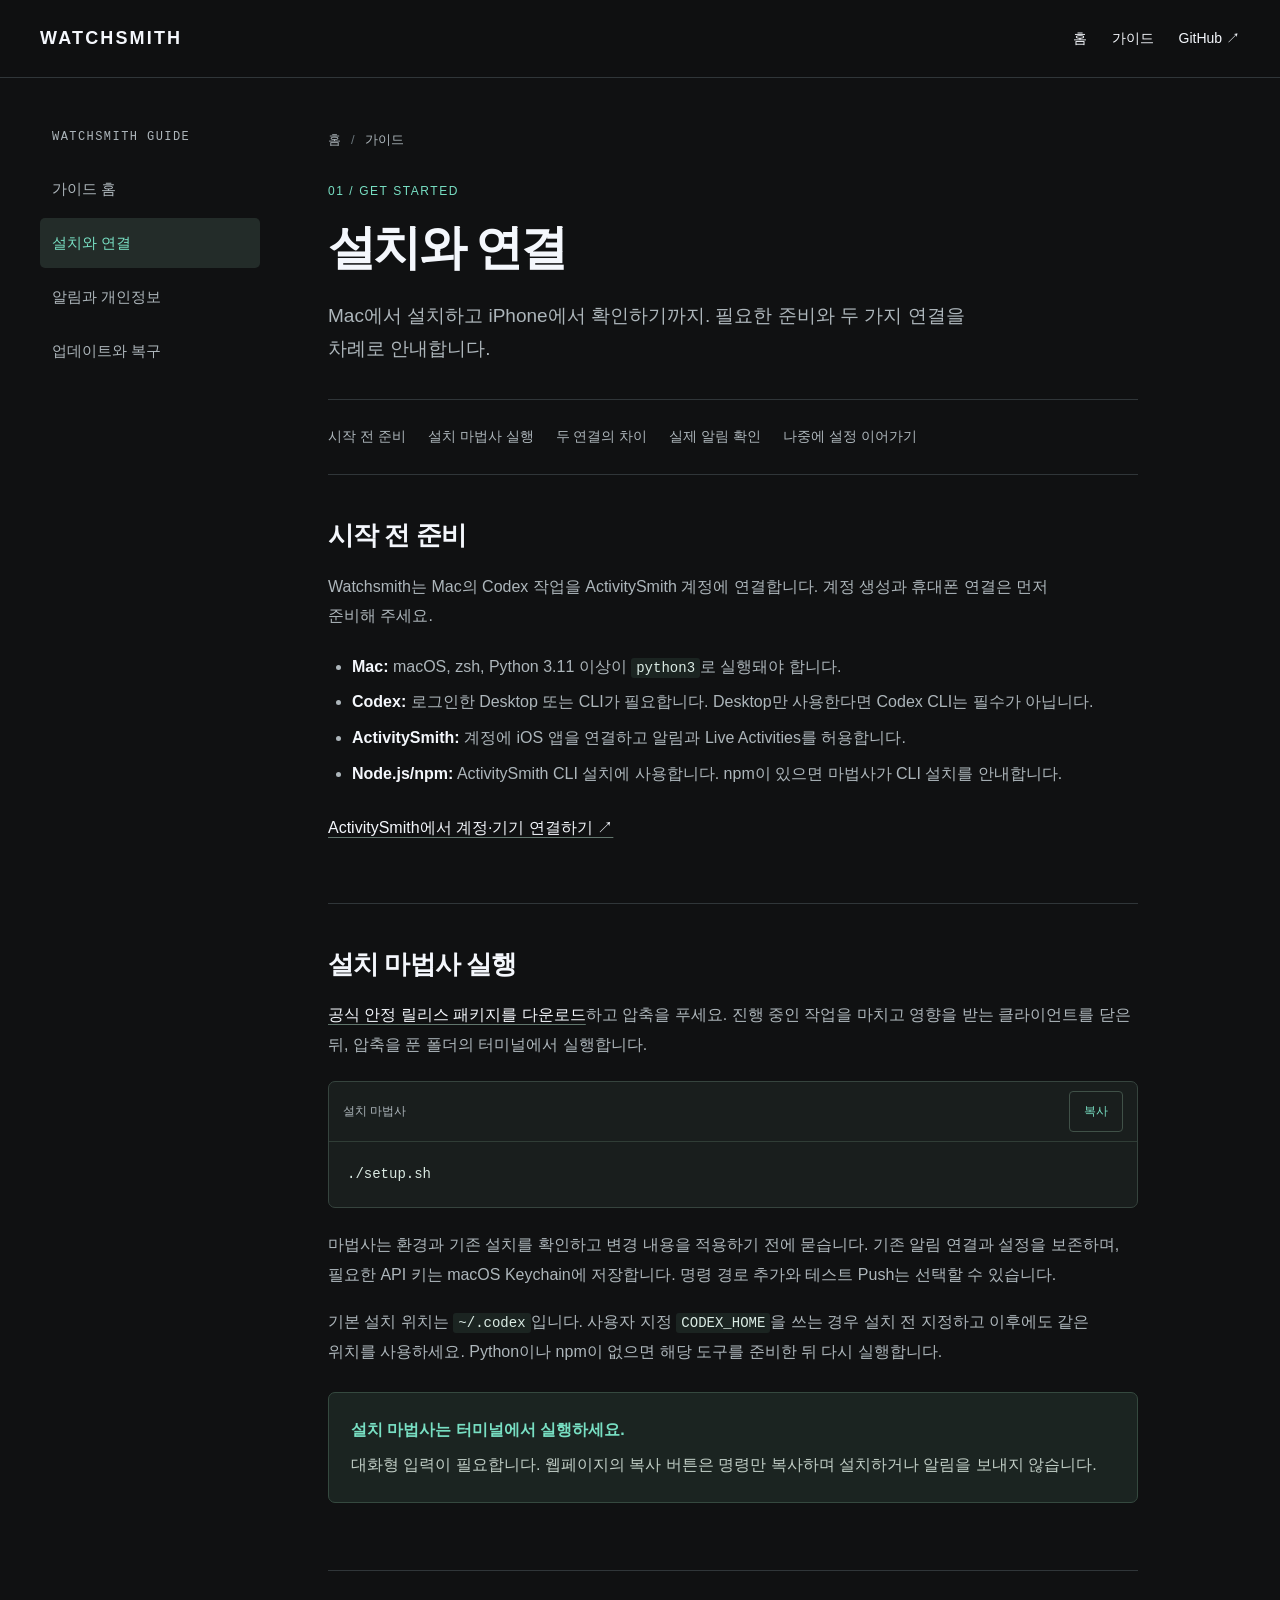
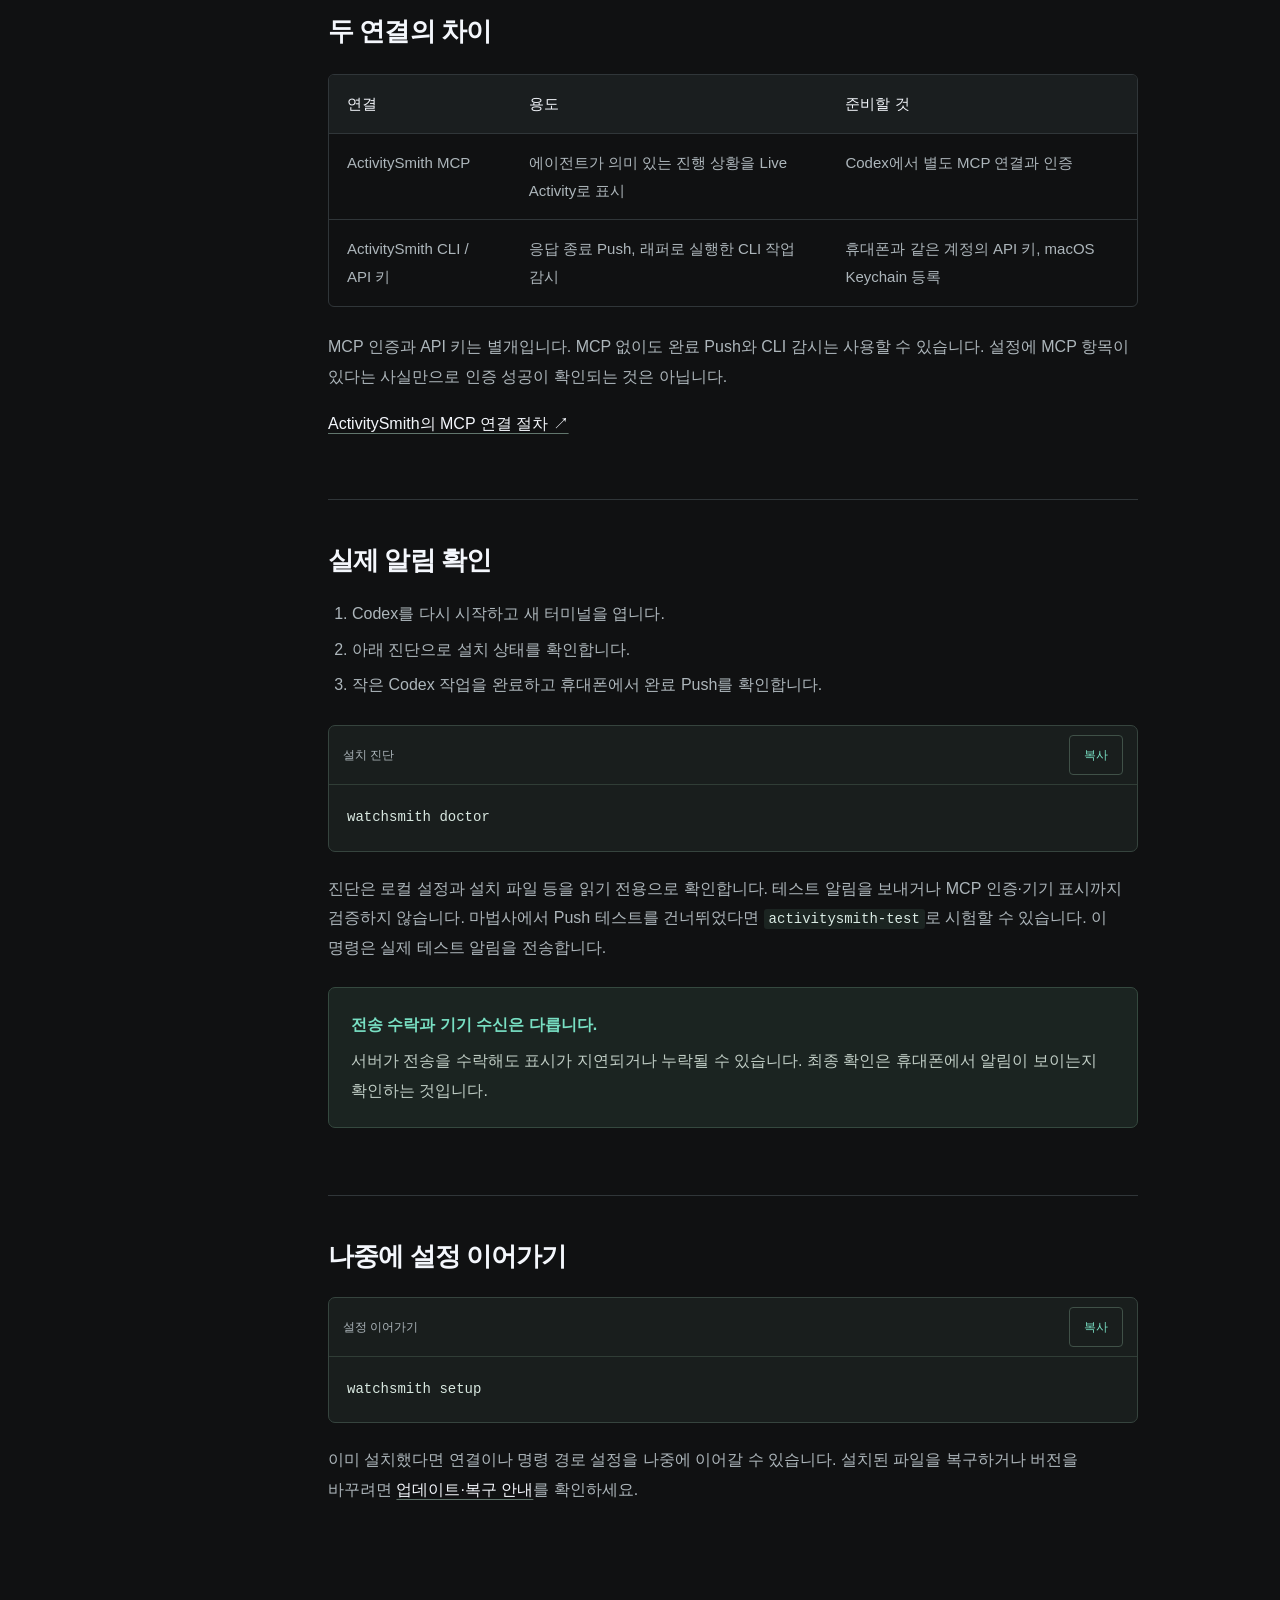
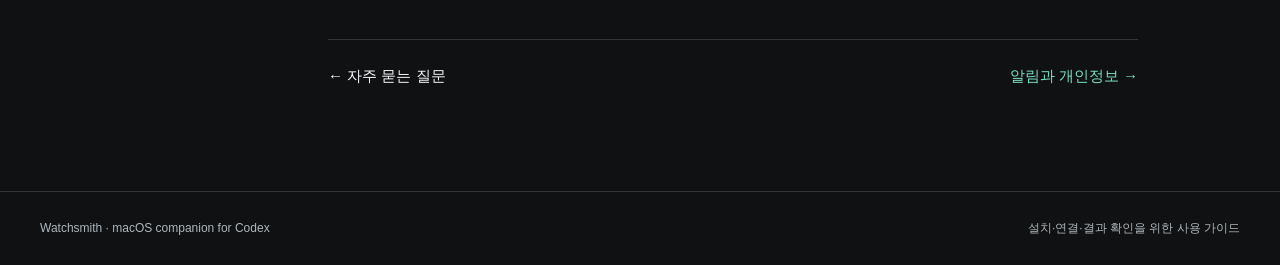
<file: landing/guides/setup.html>
<!doctype html><html lang="ko"><head><meta charset="utf-8"><meta name="viewport" content="width=device-width,initial-scale=1"><meta name="theme-color" content="#101112"><meta name="description" content="Mac에서 설치하고 iPhone에서 확인하기까지. 필요한 준비와 두 가지 연결을 차례로 안내합니다."><title>설치와 연결 — Watchsmith</title><link rel="stylesheet" href="guide.css"><script src="guide.js" defer></script></head><body><a class="skip" href="#content">본문으로 건너뛰기</a><header class="top"><div class="top-inner"><a class="brand" href="../index.html">WATCHSMITH</a><nav aria-label="주 메뉴"><a href="../index.html">홈</a><a href="index.html">가이드</a><a class="source" href="https://github.com/GrooshBene/codex-watchsmith">GitHub ↗</a></nav></div></header><div class="layout"><aside class="sidebar"><p>WATCHSMITH GUIDE</p><nav aria-label="가이드 목록"><a href="index.html">가이드 홈</a><a href="setup.html" aria-current="page">설치와 연결</a><a href="notifications.html">알림과 개인정보</a><a href="updates.html">업데이트와 복구</a></nav></aside><main class="article" id="content"><details class="mobile-nav"><summary>가이드 메뉴</summary><nav aria-label="모바일 가이드 목록"><a href="index.html">가이드 홈</a><a href="setup.html" aria-current="page">설치와 연결</a><a href="notifications.html">알림과 개인정보</a><a href="updates.html">업데이트와 복구</a></nav></details><div class="crumb"><a href="../index.html">홈</a><span>/</span><a href="index.html">가이드</a></div><p class="kicker">01 / GET STARTED</p><h1>설치와 연결</h1><p class="lead">Mac에서 설치하고 iPhone에서 확인하기까지. 필요한 준비와 두 가지 연결을 차례로 안내합니다.</p><nav class="toc" aria-label="이 페이지 목차"><a href="#requirements">시작 전 준비</a><a href="#install">설치 마법사 실행</a><a href="#connections">두 연결의 차이</a><a href="#verify">실제 알림 확인</a><a href="#resume">나중에 설정 이어가기</a></nav><section id="requirements"><h2>시작 전 준비</h2><p>Watchsmith는 Mac의 Codex 작업을 ActivitySmith 계정에 연결합니다. 계정 생성과 휴대폰 연결은 먼저 준비해 주세요.</p><ul><li><strong>Mac:</strong> macOS, zsh, Python 3.11 이상이 <code>python3</code>로 실행돼야 합니다.</li><li><strong>Codex:</strong> 로그인한 Desktop 또는 CLI가 필요합니다. Desktop만 사용한다면 Codex CLI는 필수가 아닙니다.</li><li><strong>ActivitySmith:</strong> 계정에 iOS 앱을 연결하고 알림과 Live Activities를 허용합니다.</li><li><strong>Node.js/npm:</strong> ActivitySmith CLI 설치에 사용합니다. npm이 있으면 마법사가 CLI 설치를 안내합니다.</li></ul><p><a class="inline" href="https://activitysmith.com/quickstart">ActivitySmith에서 계정·기기 연결하기 ↗</a></p></section><section id="install"><h2>설치 마법사 실행</h2><p><a class="inline" href="https://github.com/GrooshBene/codex-watchsmith/releases/latest">공식 안정 릴리스 패키지를 다운로드</a>하고 압축을 푸세요. 진행 중인 작업을 마치고 영향을 받는 클라이언트를 닫은 뒤, 압축을 푼 폴더의 터미널에서 실행합니다.</p><div class="codebox"><div class="code-head"><span>설치 마법사</span><button data-copy="setup-command" aria-label="설치 마법사 명령 복사">복사</button></div><pre><code id="setup-command">./setup.sh</code></pre></div><p>마법사는 환경과 기존 설치를 확인하고 변경 내용을 적용하기 전에 묻습니다. 기존 알림 연결과 설정을 보존하며, 필요한 API 키는 macOS Keychain에 저장합니다. 명령 경로 추가와 테스트 Push는 선택할 수 있습니다.</p><p>기본 설치 위치는 <code>~/.codex</code>입니다. 사용자 지정 <code>CODEX_HOME</code>을 쓰는 경우 설치 전 지정하고 이후에도 같은 위치를 사용하세요. Python이나 npm이 없으면 해당 도구를 준비한 뒤 다시 실행합니다.</p><aside class="notice"><strong>설치 마법사는 터미널에서 실행하세요.</strong><p>대화형 입력이 필요합니다. 웹페이지의 복사 버튼은 명령만 복사하며 설치하거나 알림을 보내지 않습니다.</p></aside></section><section id="connections"><h2>두 연결의 차이</h2><div class="table-wrap"><table><thead><tr><th scope="col">연결</th><th scope="col">용도</th><th scope="col">준비할 것</th></tr></thead><tbody><tr><td>ActivitySmith MCP</td><td>에이전트가 의미 있는 진행 상황을 Live Activity로 표시</td><td>Codex에서 별도 MCP 연결과 인증</td></tr><tr><td>ActivitySmith CLI / API 키</td><td>응답 종료 Push, 래퍼로 실행한 CLI 작업 감시</td><td>휴대폰과 같은 계정의 API 키, macOS Keychain 등록</td></tr></tbody></table></div><p>MCP 인증과 API 키는 별개입니다. MCP 없이도 완료 Push와 CLI 감시는 사용할 수 있습니다. 설정에 MCP 항목이 있다는 사실만으로 인증 성공이 확인되는 것은 아닙니다.</p><p><a class="inline" href="https://activitysmith.com/integrations/mcp-server">ActivitySmith의 MCP 연결 절차 ↗</a></p></section><section id="verify"><h2>실제 알림 확인</h2><ol><li>Codex를 다시 시작하고 새 터미널을 엽니다.</li><li>아래 진단으로 설치 상태를 확인합니다.</li><li>작은 Codex 작업을 완료하고 휴대폰에서 완료 Push를 확인합니다.</li></ol><div class="codebox"><div class="code-head"><span>설치 진단</span><button data-copy="doctor-command" aria-label="설치 진단 명령 복사">복사</button></div><pre><code id="doctor-command">watchsmith doctor</code></pre></div><p>진단은 로컬 설정과 설치 파일 등을 읽기 전용으로 확인합니다. 테스트 알림을 보내거나 MCP 인증·기기 표시까지 검증하지 않습니다. 마법사에서 Push 테스트를 건너뛰었다면 <code>activitysmith-test</code>로 시험할 수 있습니다. 이 명령은 실제 테스트 알림을 전송합니다.</p><aside class="notice"><strong>전송 수락과 기기 수신은 다릅니다.</strong><p>서버가 전송을 수락해도 표시가 지연되거나 누락될 수 있습니다. 최종 확인은 휴대폰에서 알림이 보이는지 확인하는 것입니다.</p></aside></section><section id="resume"><h2>나중에 설정 이어가기</h2><div class="codebox"><div class="code-head"><span>설정 이어가기</span><button data-copy="resume-command" aria-label="설정 이어가기 명령 복사">복사</button></div><pre><code id="resume-command">watchsmith setup</code></pre></div><p>이미 설치했다면 연결이나 명령 경로 설정을 나중에 이어갈 수 있습니다. 설치된 파일을 복구하거나 버전을 바꾸려면 <a class="inline" href="updates.html">업데이트·복구 안내</a>를 확인하세요.</p></section><p class="copy-feedback" id="copy-feedback" role="status"></p><nav class="next" aria-label="다음 안내"><a href="../index.html#faq">← 자주 묻는 질문</a><a href="notifications.html">알림과 개인정보 →</a></nav></main></div><footer><span>Watchsmith · macOS companion for Codex</span><span>설치·연결·결과 확인을 위한 사용 가이드</span></footer></body></html>
</file>
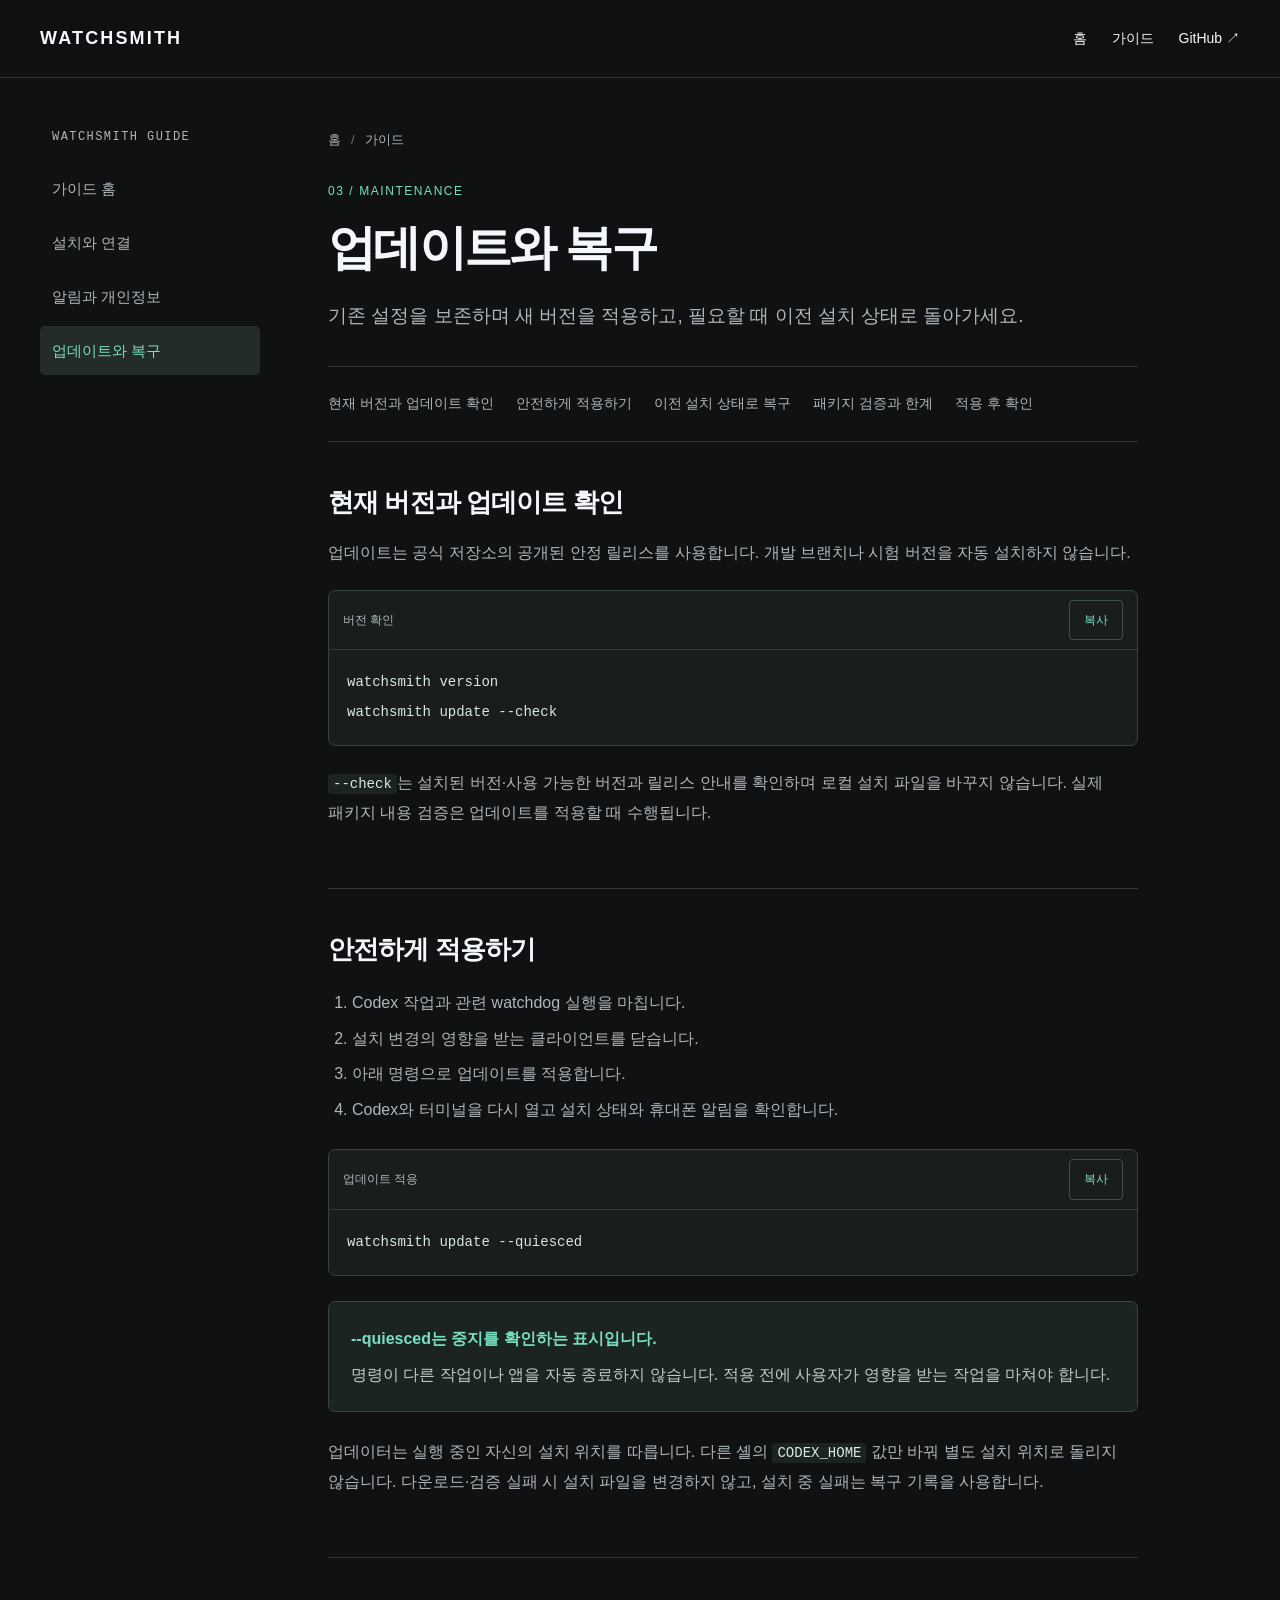
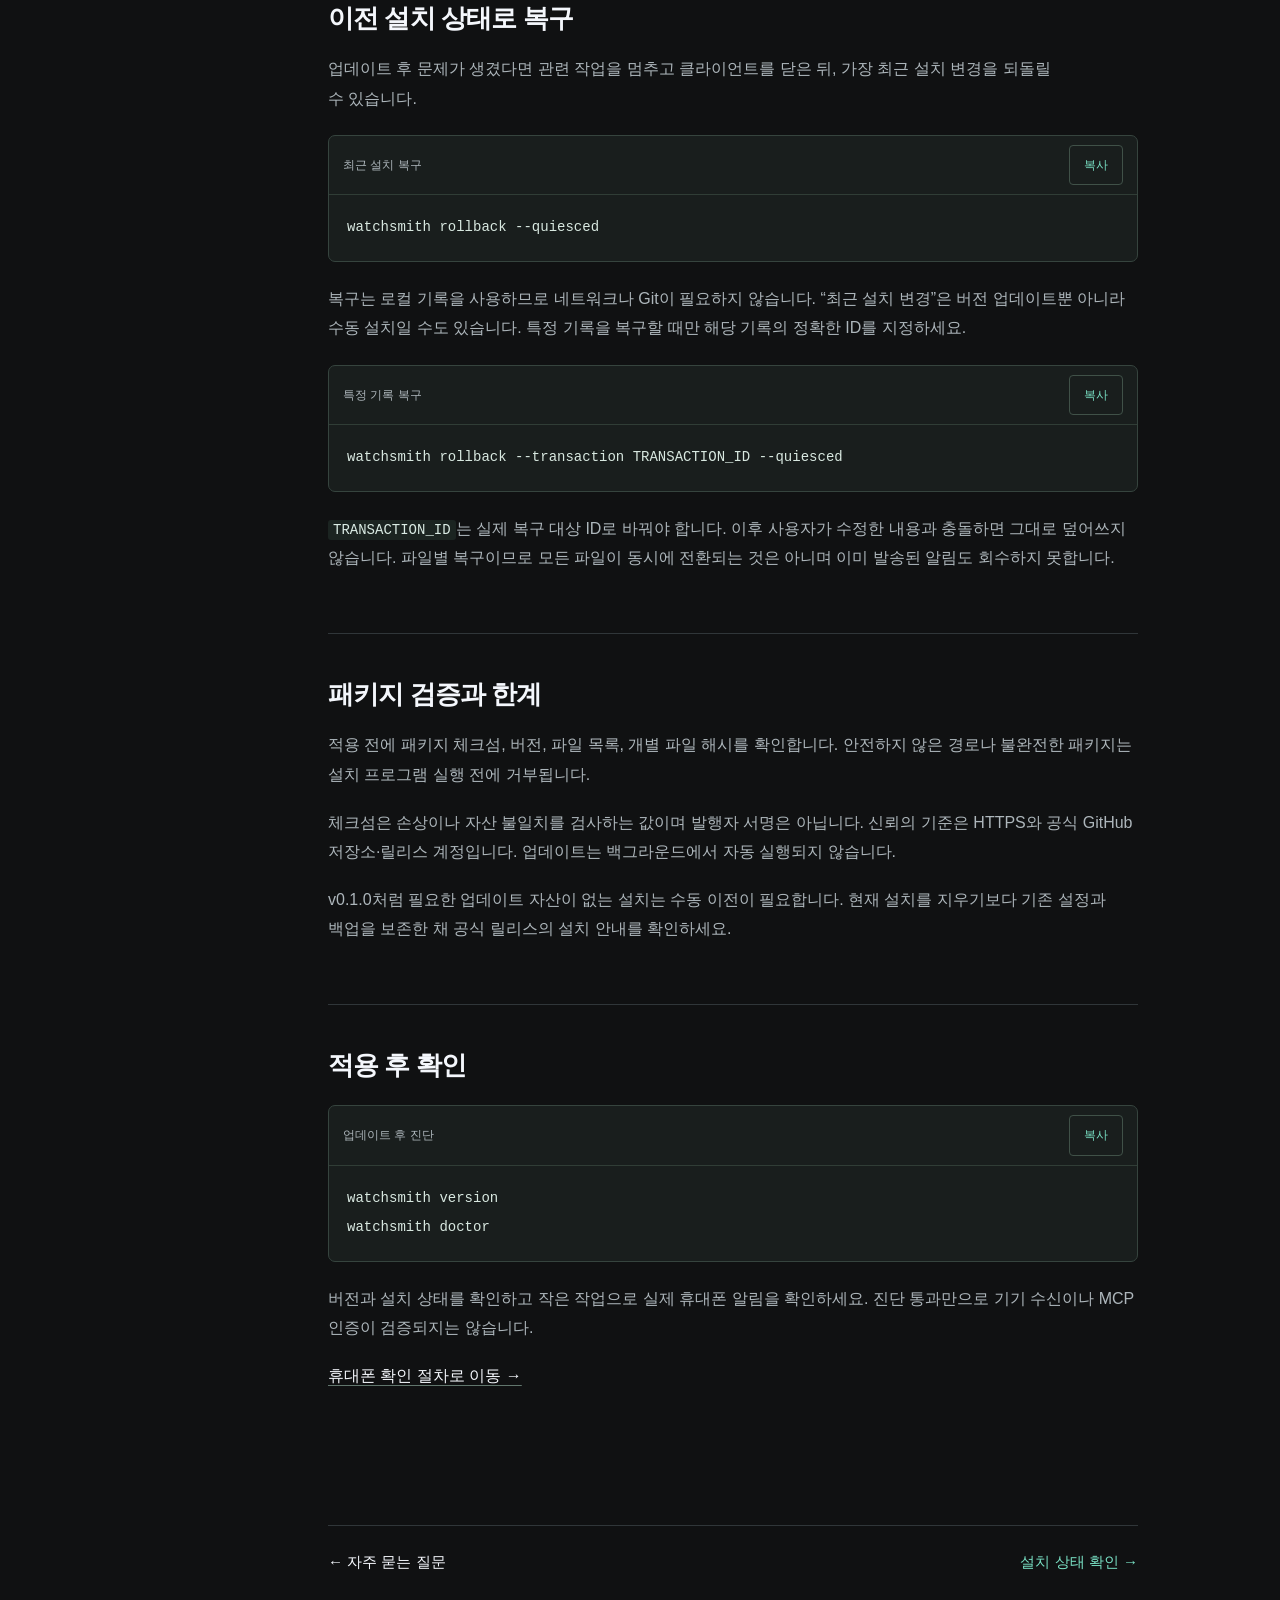
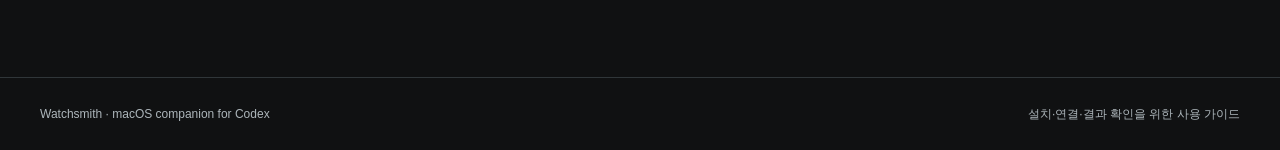
<file: landing/guides/updates.html>
<!doctype html><html lang="ko"><head><meta charset="utf-8"><meta name="viewport" content="width=device-width,initial-scale=1"><meta name="theme-color" content="#101112"><meta name="description" content="기존 설정을 보존하며 새 버전을 적용하고, 필요할 때 이전 설치 상태로 돌아가세요."><title>업데이트와 복구 — Watchsmith</title><link rel="stylesheet" href="guide.css"><script src="guide.js" defer></script></head><body><a class="skip" href="#content">본문으로 건너뛰기</a><header class="top"><div class="top-inner"><a class="brand" href="../index.html">WATCHSMITH</a><nav aria-label="주 메뉴"><a href="../index.html">홈</a><a href="index.html">가이드</a><a class="source" href="https://github.com/GrooshBene/codex-watchsmith">GitHub ↗</a></nav></div></header><div class="layout"><aside class="sidebar"><p>WATCHSMITH GUIDE</p><nav aria-label="가이드 목록"><a href="index.html">가이드 홈</a><a href="setup.html">설치와 연결</a><a href="notifications.html">알림과 개인정보</a><a href="updates.html" aria-current="page">업데이트와 복구</a></nav></aside><main class="article" id="content"><details class="mobile-nav"><summary>가이드 메뉴</summary><nav aria-label="모바일 가이드 목록"><a href="index.html">가이드 홈</a><a href="setup.html">설치와 연결</a><a href="notifications.html">알림과 개인정보</a><a href="updates.html" aria-current="page">업데이트와 복구</a></nav></details><div class="crumb"><a href="../index.html">홈</a><span>/</span><a href="index.html">가이드</a></div><p class="kicker">03 / MAINTENANCE</p><h1>업데이트와 복구</h1><p class="lead">기존 설정을 보존하며 새 버전을 적용하고, 필요할 때 이전 설치 상태로 돌아가세요.</p><nav class="toc" aria-label="이 페이지 목차"><a href="#check">현재 버전과 업데이트 확인</a><a href="#apply">안전하게 적용하기</a><a href="#rollback">이전 설치 상태로 복구</a><a href="#verification">패키지 검증과 한계</a><a href="#after">적용 후 확인</a></nav><section id="check"><h2>현재 버전과 업데이트 확인</h2><p>업데이트는 공식 저장소의 공개된 안정 릴리스를 사용합니다. 개발 브랜치나 시험 버전을 자동 설치하지 않습니다.</p><div class="codebox"><div class="code-head"><span>버전 확인</span><button data-copy="check-command" aria-label="버전 확인 명령 복사">복사</button></div><pre><code id="check-command">watchsmith version
watchsmith update --check</code></pre></div><p><code>--check</code>는 설치된 버전·사용 가능한 버전과 릴리스 안내를 확인하며 로컬 설치 파일을 바꾸지 않습니다. 실제 패키지 내용 검증은 업데이트를 적용할 때 수행됩니다.</p></section><section id="apply"><h2>안전하게 적용하기</h2><ol><li>Codex 작업과 관련 watchdog 실행을 마칩니다.</li><li>설치 변경의 영향을 받는 클라이언트를 닫습니다.</li><li>아래 명령으로 업데이트를 적용합니다.</li><li>Codex와 터미널을 다시 열고 설치 상태와 휴대폰 알림을 확인합니다.</li></ol><div class="codebox"><div class="code-head"><span>업데이트 적용</span><button data-copy="update-command" aria-label="업데이트 적용 명령 복사">복사</button></div><pre><code id="update-command">watchsmith update --quiesced</code></pre></div><aside class="notice"><strong>--quiesced는 중지를 확인하는 표시입니다.</strong><p>명령이 다른 작업이나 앱을 자동 종료하지 않습니다. 적용 전에 사용자가 영향을 받는 작업을 마쳐야 합니다.</p></aside><p>업데이터는 실행 중인 자신의 설치 위치를 따릅니다. 다른 셸의 <code>CODEX_HOME</code> 값만 바꿔 별도 설치 위치로 돌리지 않습니다. 다운로드·검증 실패 시 설치 파일을 변경하지 않고, 설치 중 실패는 복구 기록을 사용합니다.</p></section><section id="rollback"><h2>이전 설치 상태로 복구</h2><p>업데이트 후 문제가 생겼다면 관련 작업을 멈추고 클라이언트를 닫은 뒤, 가장 최근 설치 변경을 되돌릴 수 있습니다.</p><div class="codebox"><div class="code-head"><span>최근 설치 복구</span><button data-copy="rollback-command" aria-label="최근 설치 복구 명령 복사">복사</button></div><pre><code id="rollback-command">watchsmith rollback --quiesced</code></pre></div><p>복구는 로컬 기록을 사용하므로 네트워크나 Git이 필요하지 않습니다. “최근 설치 변경”은 버전 업데이트뿐 아니라 수동 설치일 수도 있습니다. 특정 기록을 복구할 때만 해당 기록의 정확한 ID를 지정하세요.</p><div class="codebox"><div class="code-head"><span>특정 기록 복구</span><button data-copy="transaction-command" aria-label="특정 기록 복구 명령 복사">복사</button></div><pre><code id="transaction-command">watchsmith rollback --transaction TRANSACTION_ID --quiesced</code></pre></div><p><code>TRANSACTION_ID</code>는 실제 복구 대상 ID로 바꿔야 합니다. 이후 사용자가 수정한 내용과 충돌하면 그대로 덮어쓰지 않습니다. 파일별 복구이므로 모든 파일이 동시에 전환되는 것은 아니며 이미 발송된 알림도 회수하지 못합니다.</p></section><section id="verification"><h2>패키지 검증과 한계</h2><p>적용 전에 패키지 체크섬, 버전, 파일 목록, 개별 파일 해시를 확인합니다. 안전하지 않은 경로나 불완전한 패키지는 설치 프로그램 실행 전에 거부됩니다.</p><p>체크섬은 손상이나 자산 불일치를 검사하는 값이며 발행자 서명은 아닙니다. 신뢰의 기준은 HTTPS와 공식 GitHub 저장소·릴리스 계정입니다. 업데이트는 백그라운드에서 자동 실행되지 않습니다.</p><p>v0.1.0처럼 필요한 업데이트 자산이 없는 설치는 수동 이전이 필요합니다. 현재 설치를 지우기보다 기존 설정과 백업을 보존한 채 공식 릴리스의 설치 안내를 확인하세요.</p></section><section id="after"><h2>적용 후 확인</h2><div class="codebox"><div class="code-head"><span>업데이트 후 진단</span><button data-copy="after-command" aria-label="업데이트 후 진단 명령 복사">복사</button></div><pre><code id="after-command">watchsmith version
watchsmith doctor</code></pre></div><p>버전과 설치 상태를 확인하고 작은 작업으로 실제 휴대폰 알림을 확인하세요. 진단 통과만으로 기기 수신이나 MCP 인증이 검증되지는 않습니다.</p><p><a class="inline" href="setup.html#verify">휴대폰 확인 절차로 이동 →</a></p></section><p class="copy-feedback" id="copy-feedback" role="status"></p><nav class="next" aria-label="다음 안내"><a href="../index.html#faq">← 자주 묻는 질문</a><a href="setup.html#verify">설치 상태 확인 →</a></nav></main></div><footer><span>Watchsmith · macOS companion for Codex</span><span>설치·연결·결과 확인을 위한 사용 가이드</span></footer></body></html>
</file>
<file: landing/guides/guide.css>
:root{color-scheme:dark;--bg:#101112;--panel:#191c1e;--line:#303639;--ink:#f4f7fc;--muted:#adb6bb;--mint:#78dfc3}*{box-sizing:border-box}html{scroll-padding-top:110px;scroll-behavior:smooth}body{margin:0;background:var(--bg);color:var(--ink);font:16px/1.85 "Apple SD Gothic Neo","Noto Sans KR","Malgun Gothic",sans-serif;word-break:keep-all}a{color:inherit;text-decoration:none}a:hover{color:var(--mint)}a:focus-visible,button:focus-visible,summary:focus-visible{outline:2px solid var(--mint);outline-offset:5px}.skip{position:absolute;left:-9999px;top:10px;z-index:9;padding:10px;background:var(--ink);color:var(--bg)}.skip:focus{left:16px}.top{position:sticky;top:0;background:#101112f5;z-index:5;border-bottom:1px solid var(--line)}.top-inner{max-width:1320px;margin:auto;padding:22px 40px;display:flex;justify-content:space-between;align-items:center;gap:24px}.brand{font-weight:800;letter-spacing:.12em;font-size:18px}.top nav{display:flex;gap:25px;font-size:14px}.layout{max-width:1320px;margin:auto;display:grid;grid-template-columns:220px minmax(0,1fr);gap:68px;padding:50px 40px 80px}.sidebar{align-self:start;position:sticky;top:116px}.sidebar p{font:12px/1.5 monospace;color:var(--muted);letter-spacing:.12em;margin:0 12px 18px}.sidebar a{display:block;color:var(--muted);font-size:15px;padding:11px 12px;border-radius:5px;margin:4px 0}.sidebar a[aria-current=page]{background:#232c29;color:var(--mint)}.sidebar a:hover{background:#1d2222;color:var(--ink)}.mobile-nav{display:none}.article{min-width:0;max-width:810px}.crumb{font-size:13px;color:var(--muted);margin:0 0 28px}.crumb span{padding:0 10px;color:#677177}.kicker{font-size:12px;letter-spacing:.13em;color:var(--mint);margin:0 0 14px}h1{font-size:clamp(32px,4vw,48px);line-height:1.3;letter-spacing:-.055em;margin:0 0 20px}h2{font-size:26px;line-height:1.4;letter-spacing:-.035em;margin:0 0 18px}h3{font-size:19px;margin:24px 0 8px}p{margin:0 0 18px;text-wrap:pretty;color:var(--muted)}.lead{font-size:19px;max-width:740px;line-height:1.75}.toc{display:flex;flex-wrap:wrap;gap:8px 22px;border-top:1px solid var(--line);border-bottom:1px solid var(--line);padding:19px 0;margin:34px 0 0;font-size:14px;color:var(--muted)}.toc a{padding:5px 0}.article section{padding:42px 0;border-bottom:1px solid var(--line)}.article section:last-of-type{border-bottom:0}.article a.inline{color:var(--ink);text-decoration:underline;text-decoration-color:#61766d;text-underline-offset:4px}ul,ol{padding-left:24px;color:var(--muted);margin:15px 0 22px}li{padding:3px 0}strong{color:var(--ink);font-weight:600}code{font:14px/1.7 ui-monospace,SFMono-Regular,Consolas,monospace;overflow-wrap:anywhere;color:#daebe4;background:#1b2421;border-radius:3px;padding:2px 5px}.codebox{background:#191e1d;border:1px solid #36443e;border-radius:7px;overflow:hidden;margin:22px 0}.code-head{display:flex;justify-content:space-between;align-items:center;padding:9px 14px;border-bottom:1px solid #303d36;color:var(--muted);font-size:12px}.code-head button{color:var(--mint);background:transparent;border:1px solid #405148;border-radius:4px;padding:8px 14px;min-height:40px;font:inherit;cursor:pointer}pre{margin:0;padding:18px;overflow:auto;line-height:1.85}pre code{background:transparent;padding:0;font-size:14px;overflow-wrap:normal;color:#d8e8e0}.notice{padding:22px;background:#1b2421;border:1px solid #35493f;border-radius:7px;margin:25px 0}.notice p{margin:6px 0 0;color:#c0cdc5}.notice strong{color:var(--mint)}.table-wrap{overflow-x:auto;margin:25px 0;border:1px solid var(--line);border-radius:6px}table{width:100%;border-collapse:collapse;text-align:left;min-width:480px;font-size:15px}th,td{padding:15px 18px;vertical-align:top;border-bottom:1px solid var(--line)}th{background:#1a1e1f;color:var(--ink);font-weight:500}td{color:var(--muted)}tr:last-child td{border:0}.next{margin-top:40px;display:flex;justify-content:space-between;align-items:center;gap:20px;padding:22px 0;border-top:1px solid var(--line)}.next a{font-size:15px}.next a:last-child{color:var(--mint)}footer{max-width:1320px;margin:auto;padding:25px 40px;border-top:1px solid var(--line);display:flex;justify-content:space-between;gap:20px;color:var(--muted);font-size:12px}.guides-list{display:grid;gap:0}.guide-card{display:grid;grid-template-columns:45px 1fr 30px;gap:20px;padding:30px 0;border-bottom:1px solid var(--line)}.guide-card h2{font-size:24px;margin:0 0 9px}.guide-card p{margin:0;font-size:16px}.guide-card .number{color:var(--mint);font-family:monospace;padding-top:5px}.guide-card .arrow{color:var(--mint);padding-top:5px}.guide-card:hover h2{color:var(--mint)}.copy-feedback{min-height:26px;font-size:13px;color:var(--mint);margin-top:8px}
@media(max-width:900px){.layout{grid-template-columns:175px minmax(0,1fr);gap:32px;padding:35px 24px 60px}.top-inner{padding:20px 24px}.sidebar a{font-size:14px}.lead{font-size:17px}}
@media(max-width:650px){html{scroll-padding-top:90px}.top-inner{padding:17px 20px;gap:12px}.brand{font-size:15px}.top nav{gap:16px;font-size:13px}.top nav a{padding:6px 0}.top nav .source{display:none}.layout{display:block;padding:25px 20px 45px}.sidebar{display:none}.mobile-nav{display:block;border:1px solid var(--line);border-radius:5px;padding:12px 15px;margin-bottom:30px}.mobile-nav summary{font-size:14px;cursor:pointer}.mobile-nav nav{display:flex;flex-direction:column;margin-top:12px;gap:4px}.mobile-nav a{font-size:15px;padding:8px 0;color:var(--muted)}.mobile-nav a[aria-current=page]{color:var(--mint)}.crumb{margin-bottom:24px}.article section{padding:32px 0}h2{font-size:23px}.lead{font-size:17px}.toc{gap:3px 20px;margin-top:25px;padding:15px 0}.toc a{padding:9px 0}footer{padding:22px 20px;flex-direction:column;gap:8px}.next{align-items:flex-start;font-size:14px}.notice{padding:18px}.guide-card{grid-template-columns:28px 1fr 18px;gap:12px}.guide-card h2{font-size:21px}.table-wrap{max-width:100%}}
@media(prefers-reduced-motion:reduce){html{scroll-behavior:auto}}
</file>
